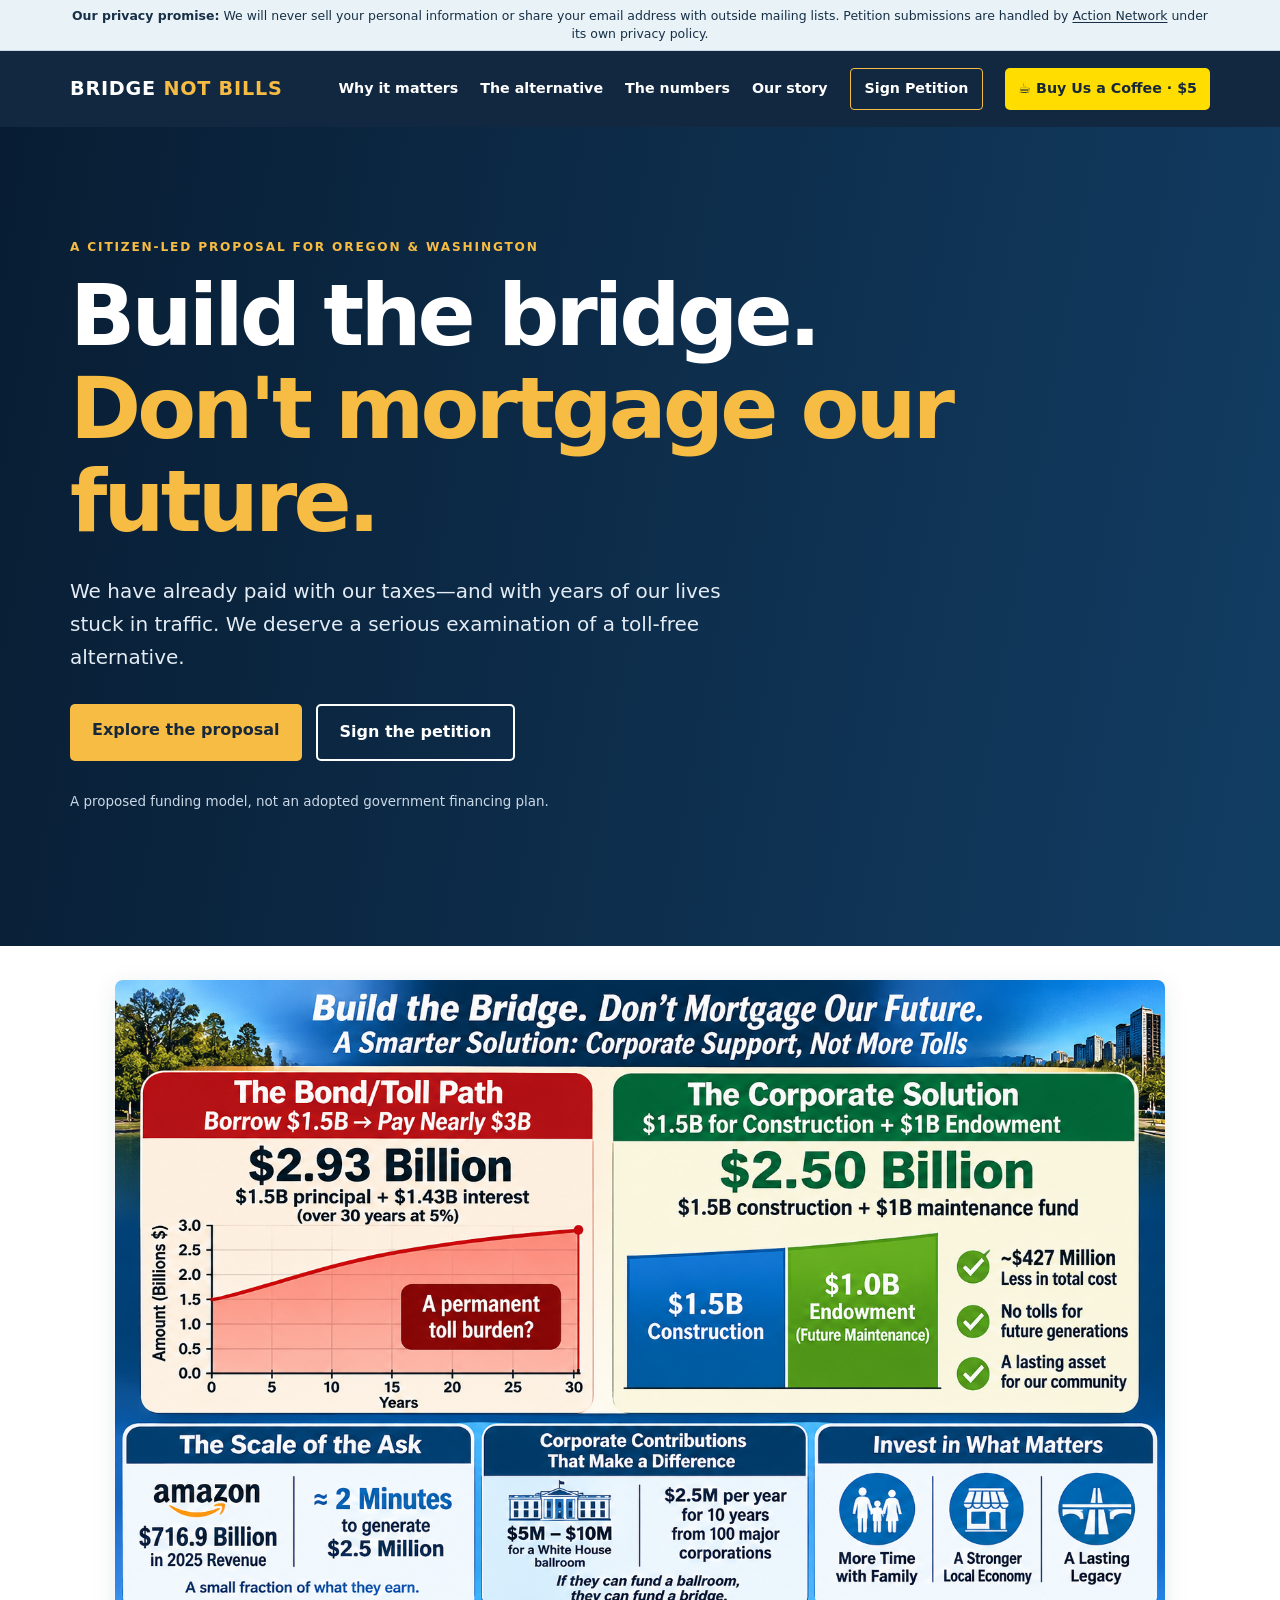
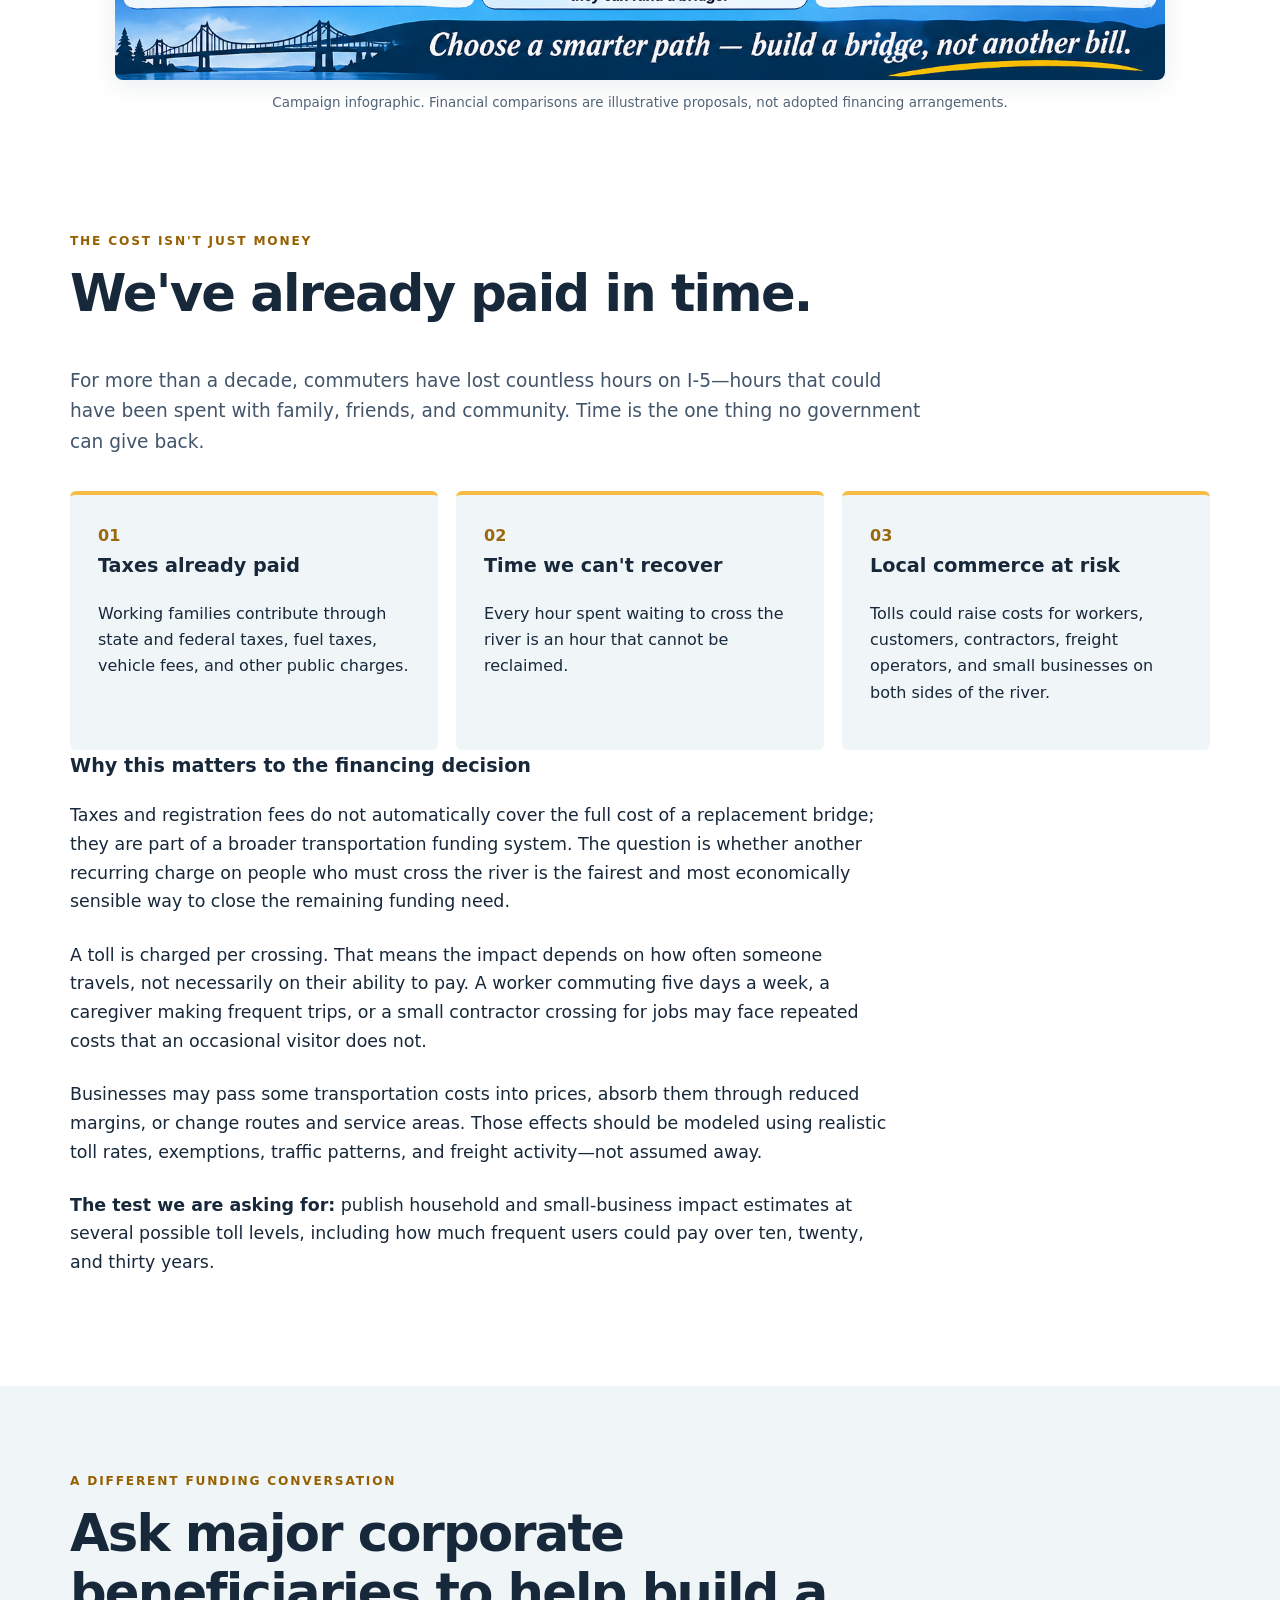
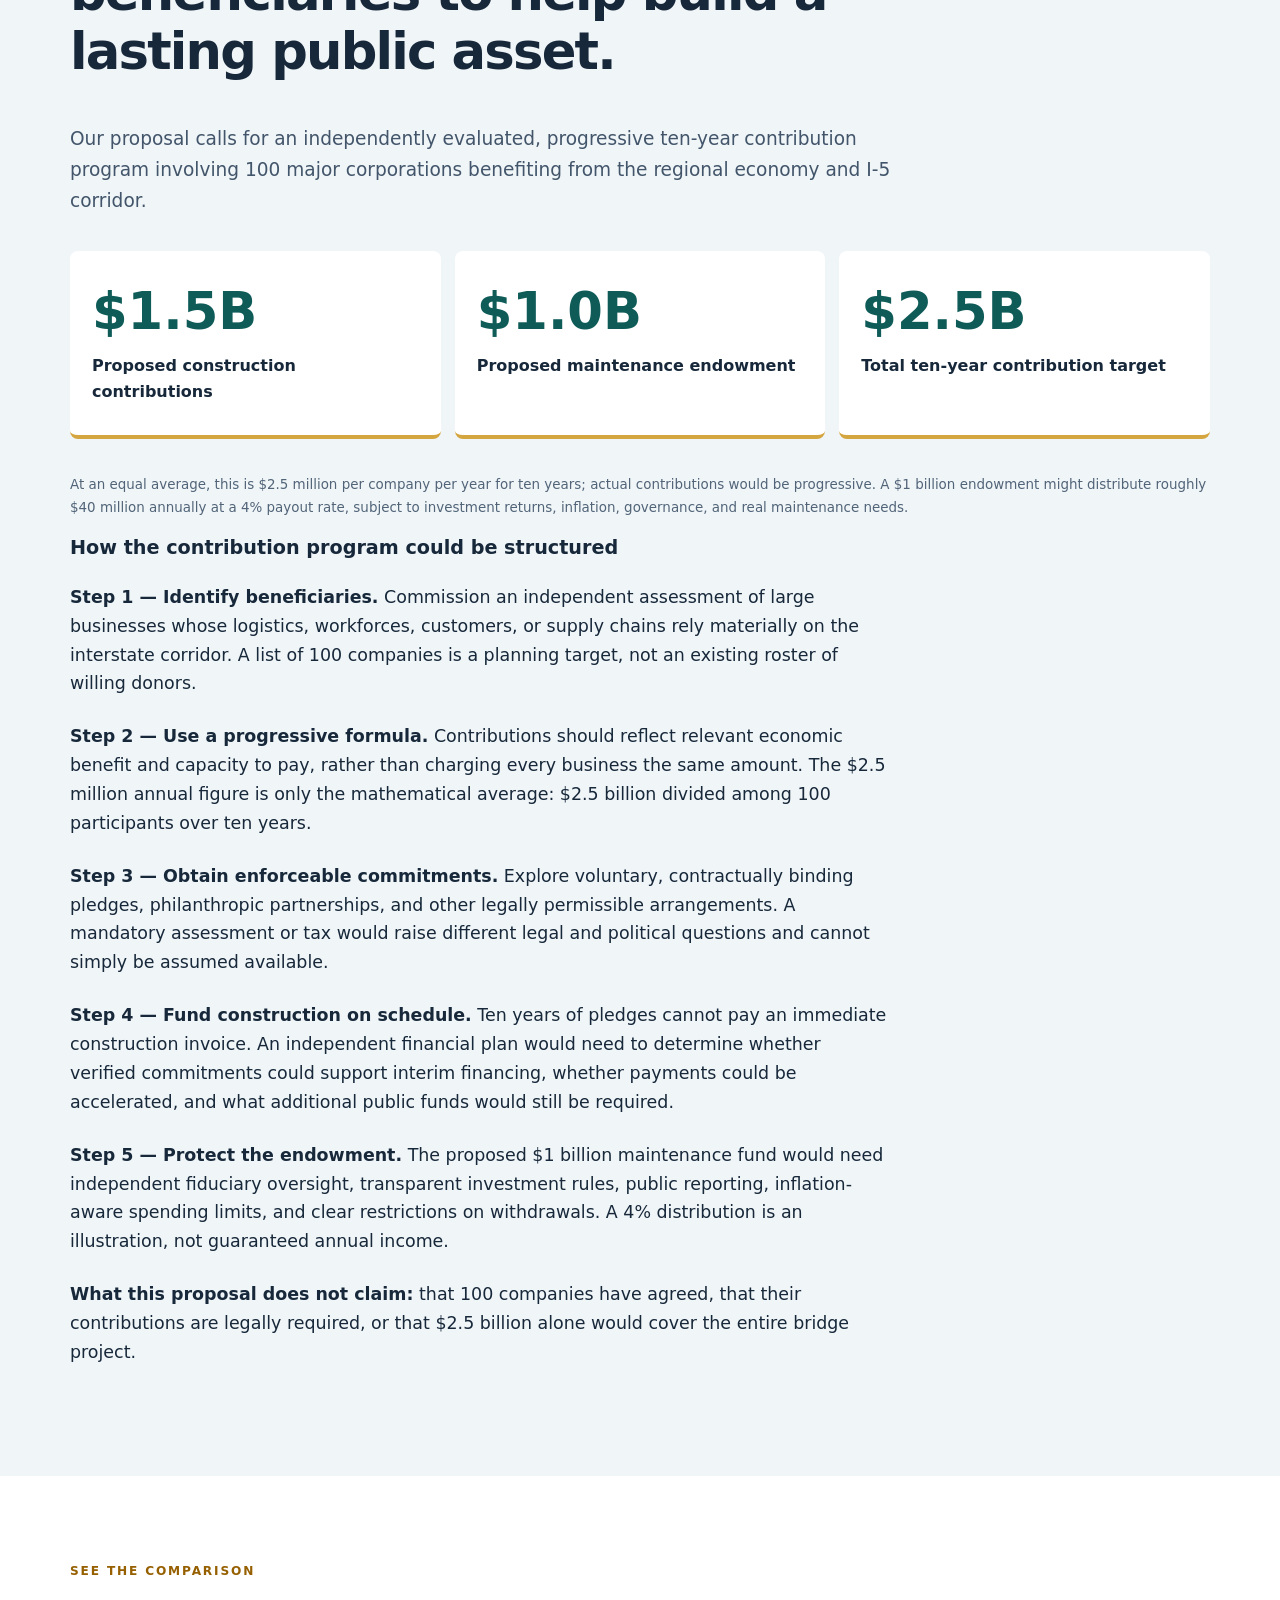
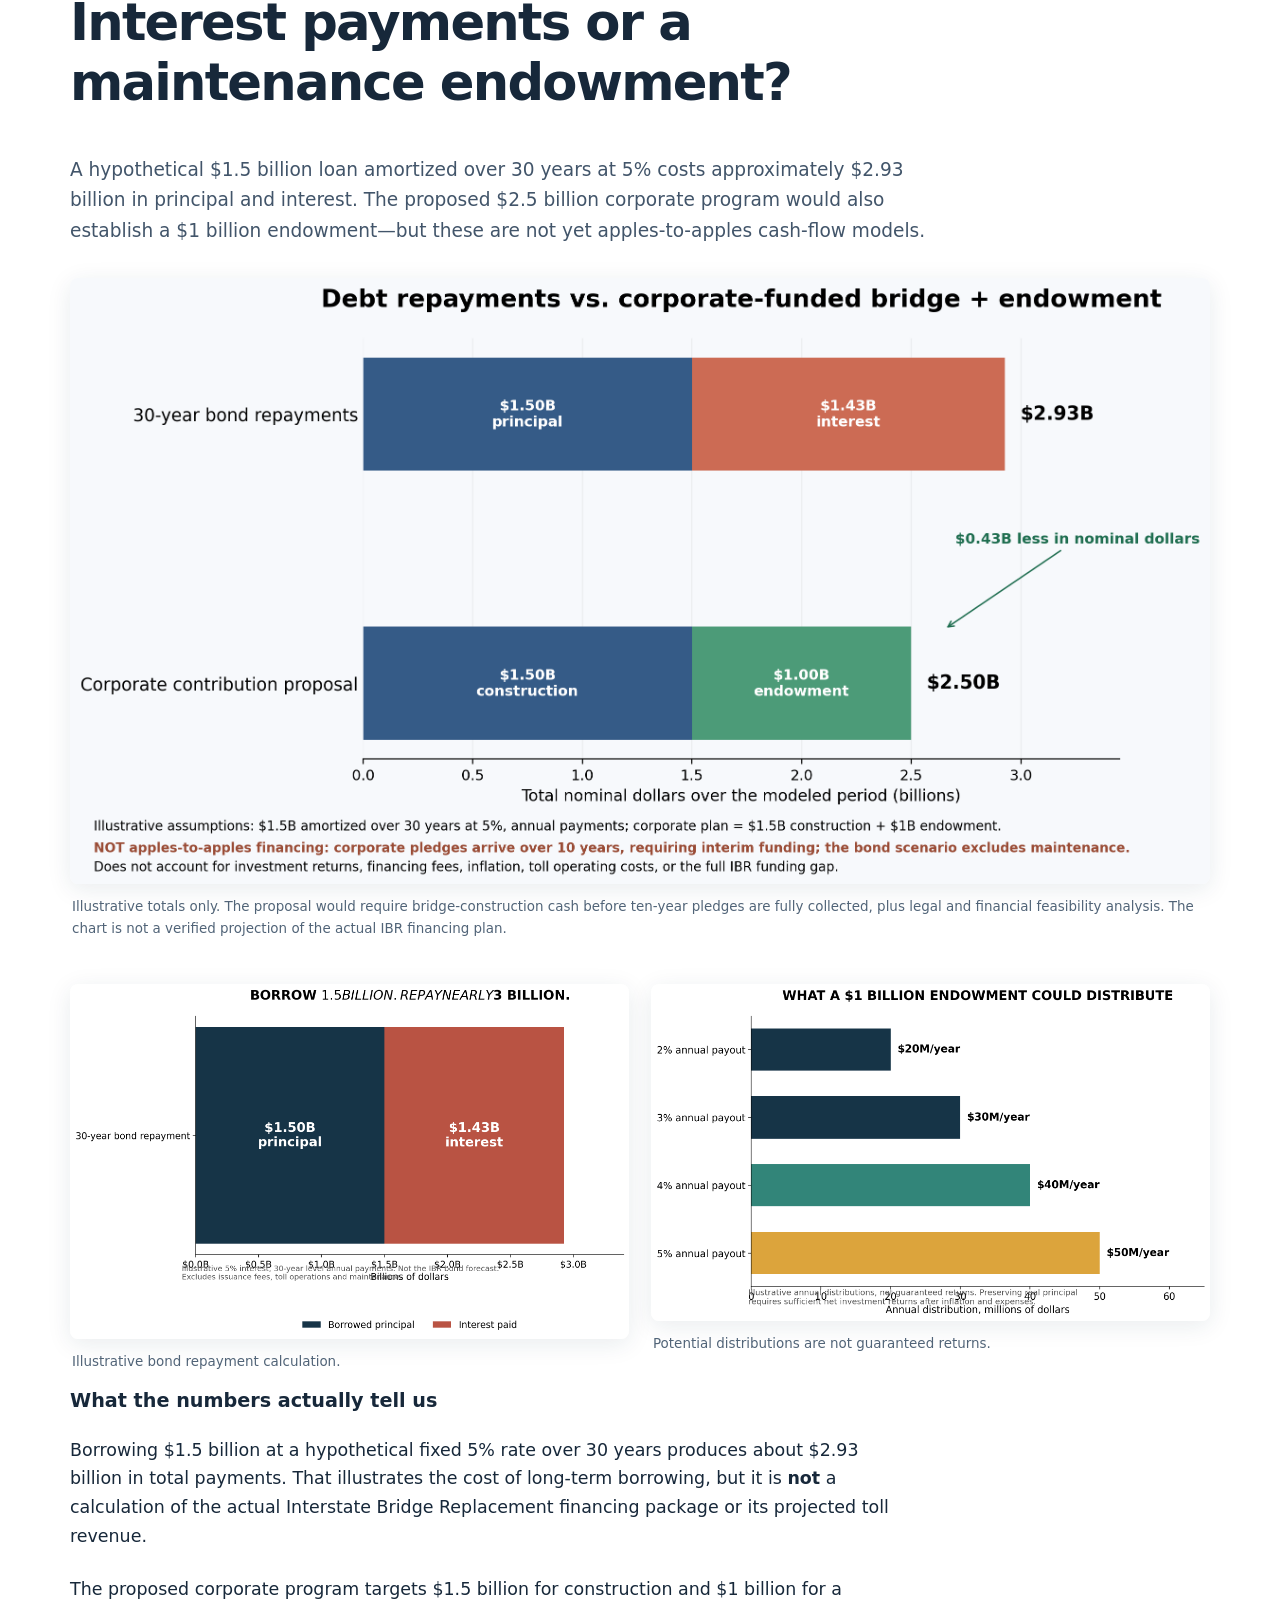
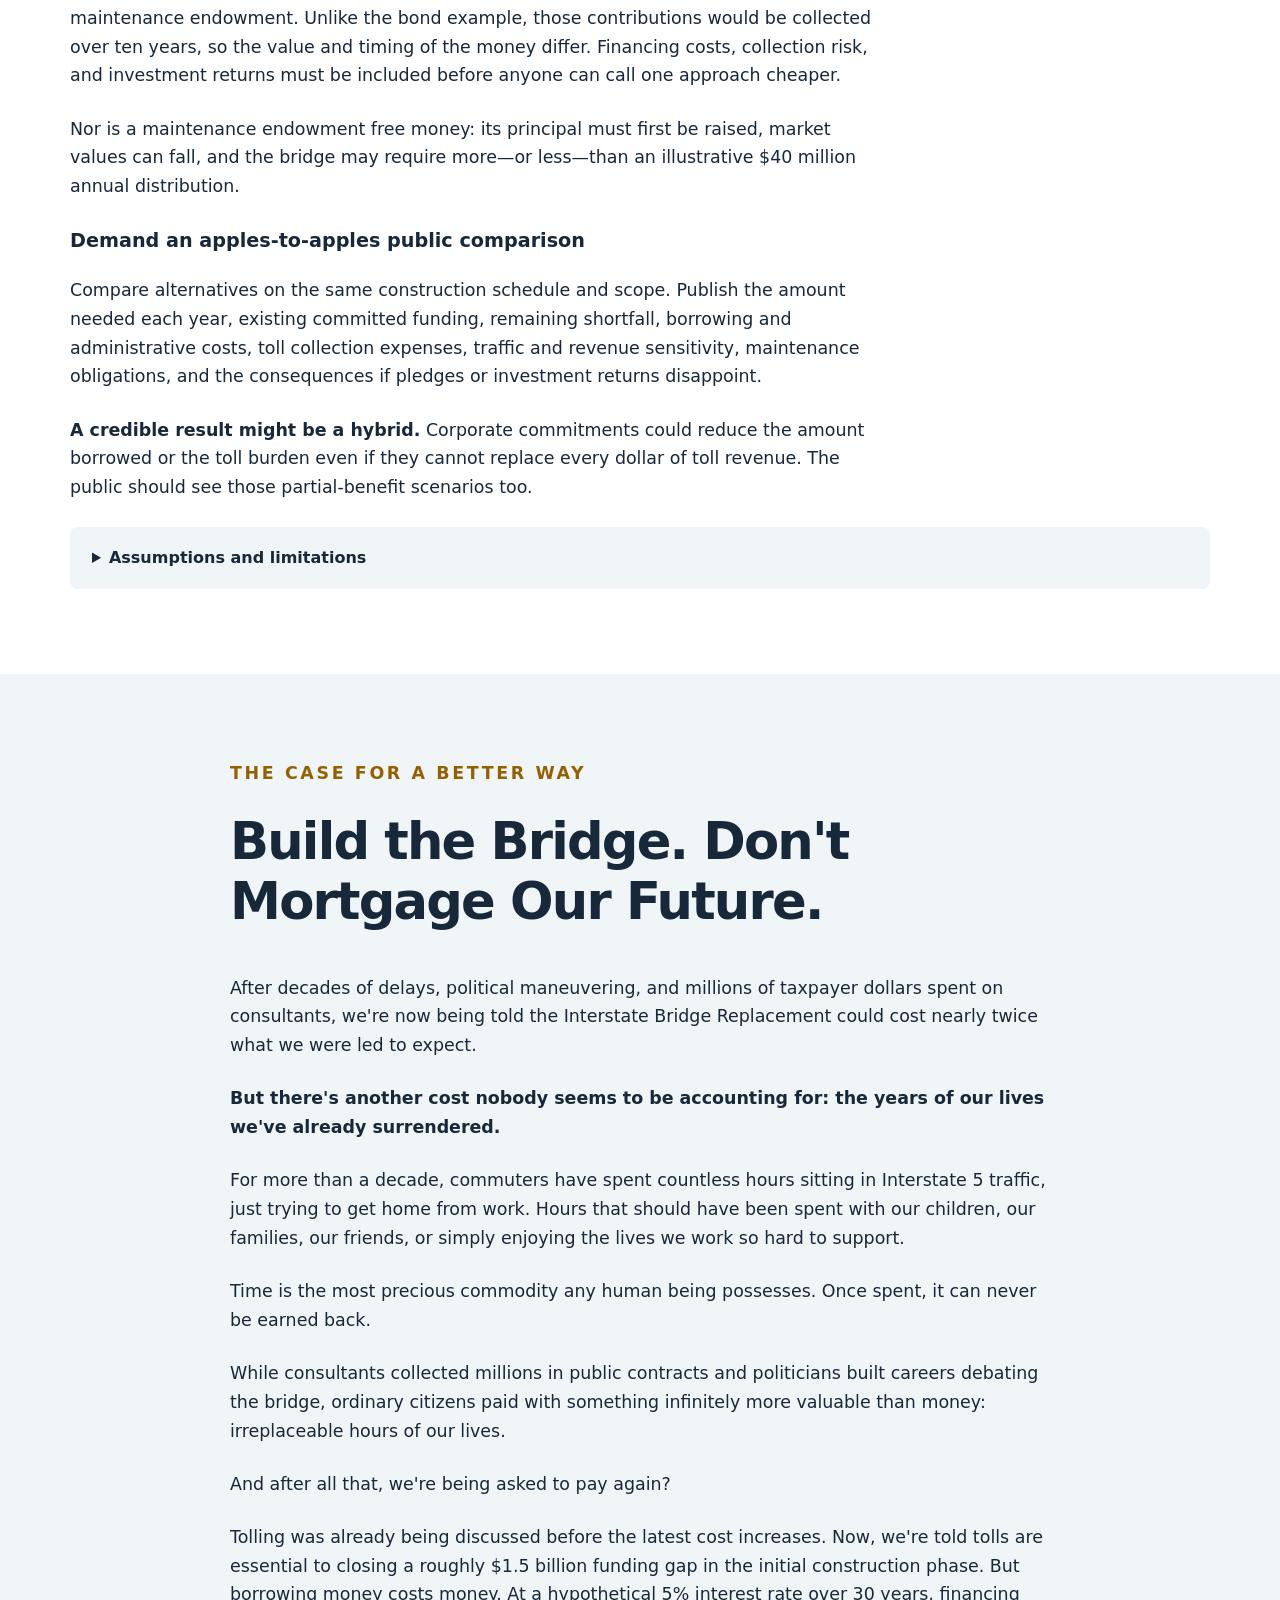
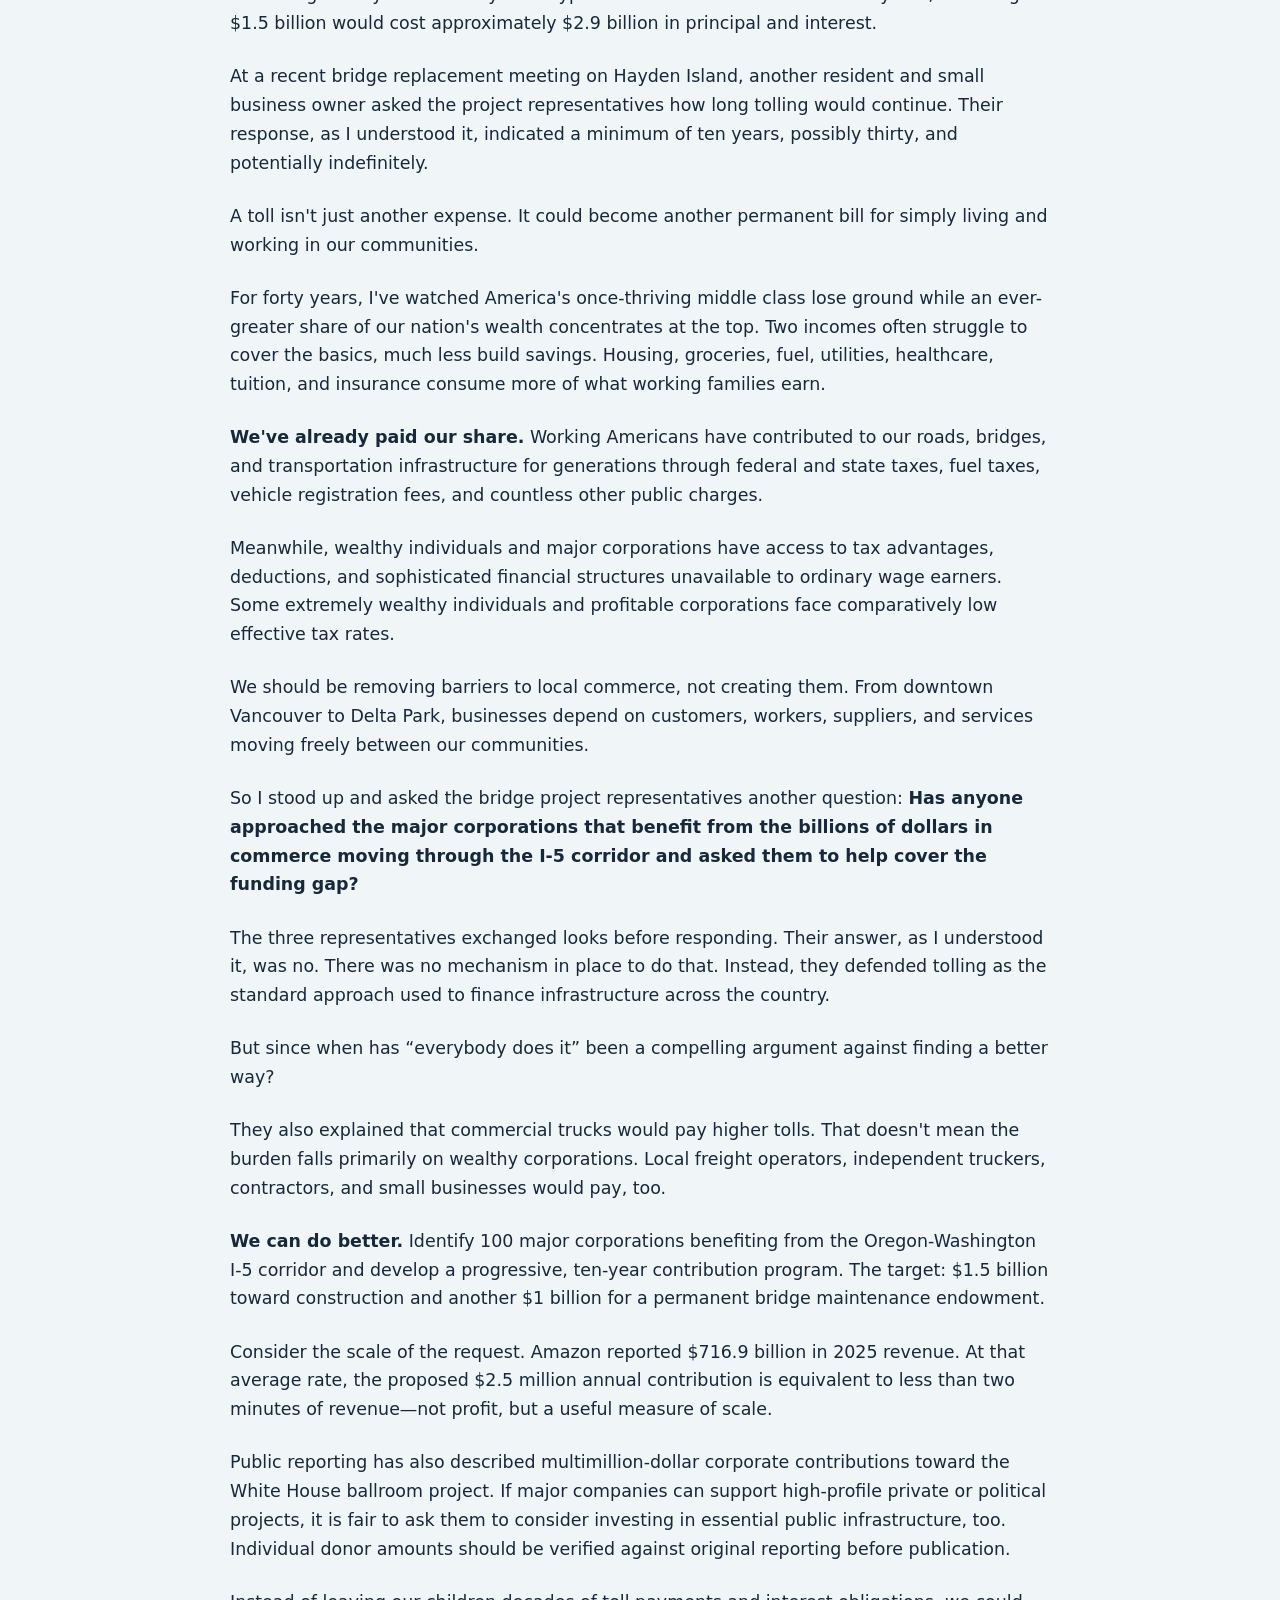
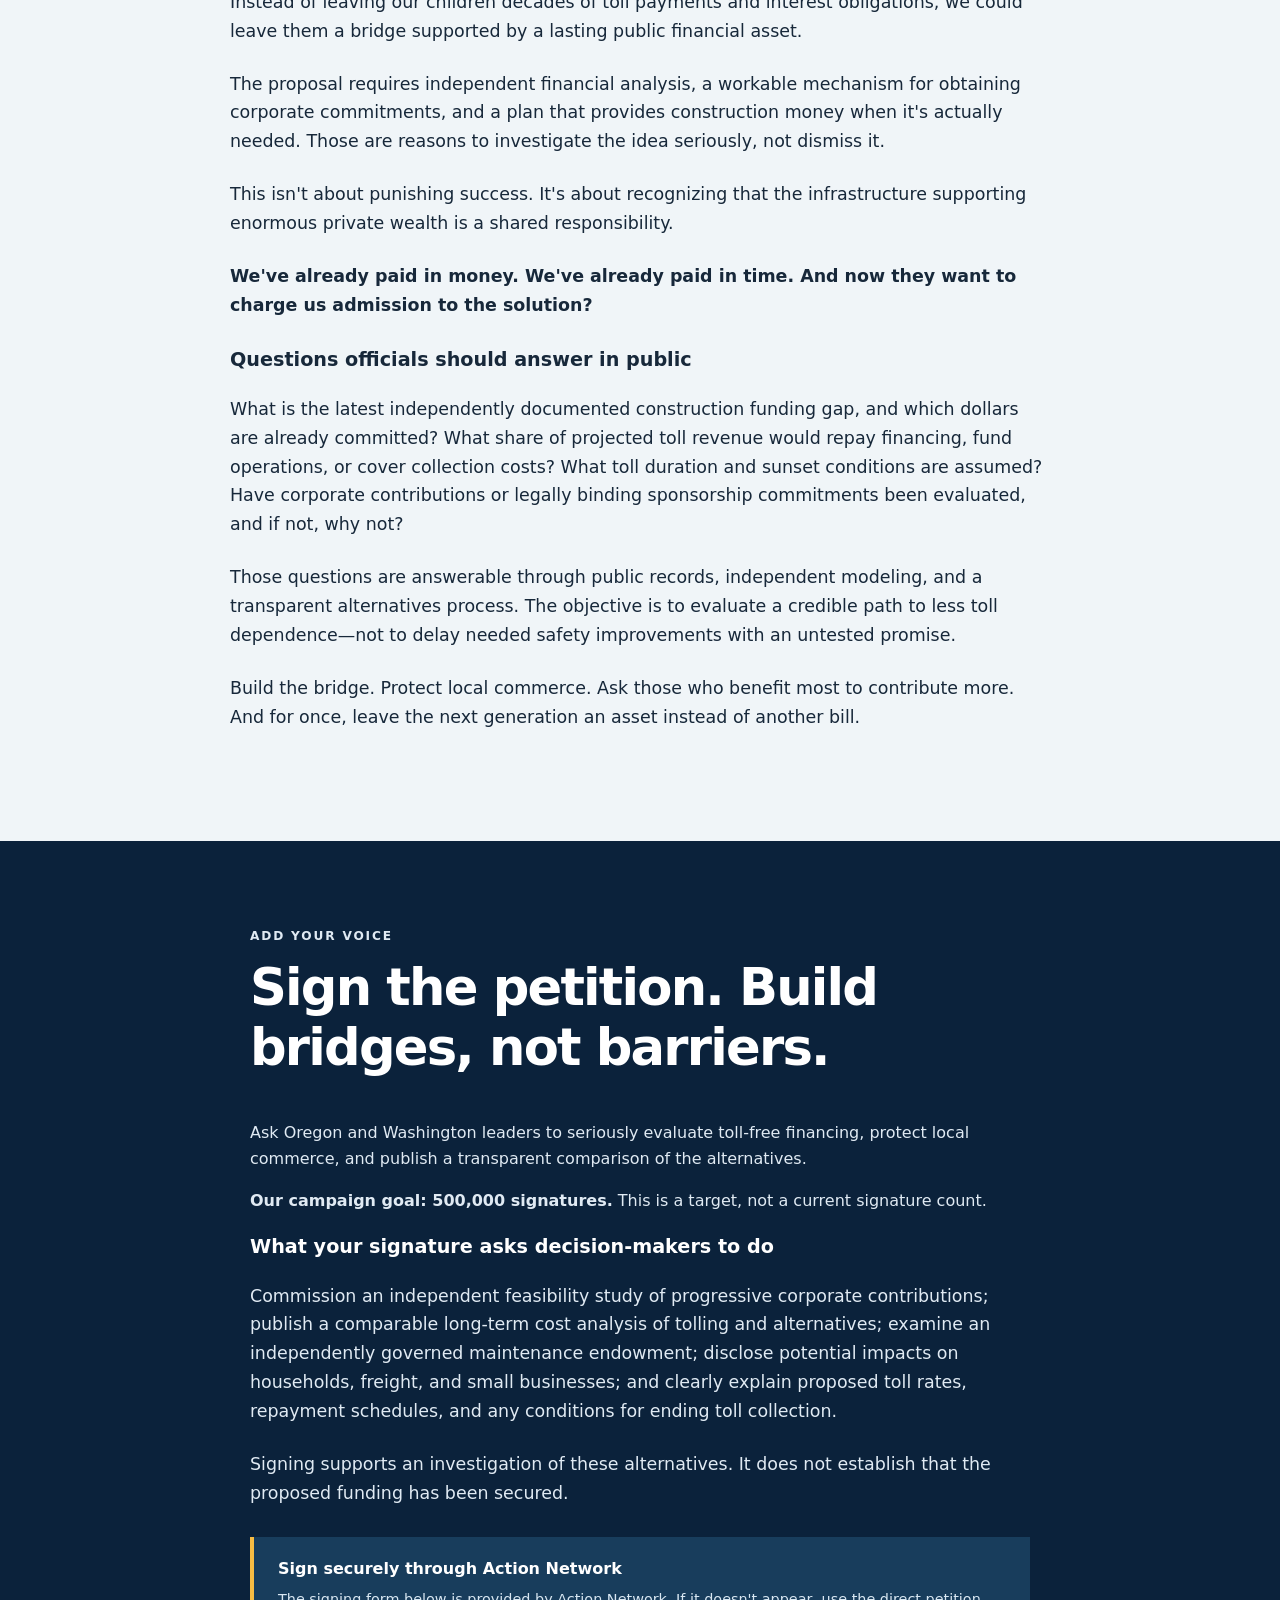
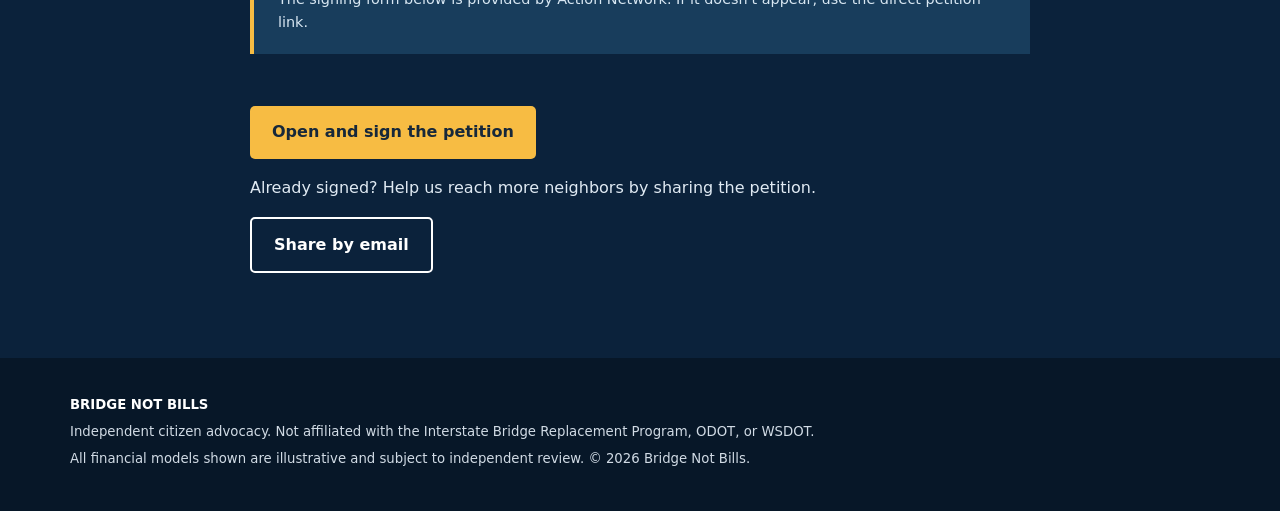
<file: index.html>
<!doctype html>
<html lang="en"><head><meta charset="utf-8"><meta name="viewport" content="width=device-width,initial-scale=1"><title>Build the Bridge. Don't Mortgage Our Future.</title><meta http-equiv="refresh" content="0;url=./bridge_campaign_site/"><link rel="canonical" href="./bridge_campaign_site/"></head><body><p>Opening the campaign website… <a href="./bridge_campaign_site/">Continue to the website</a>.</p><script>location.replace('./bridge_campaign_site/');</script></body></html>
</file>
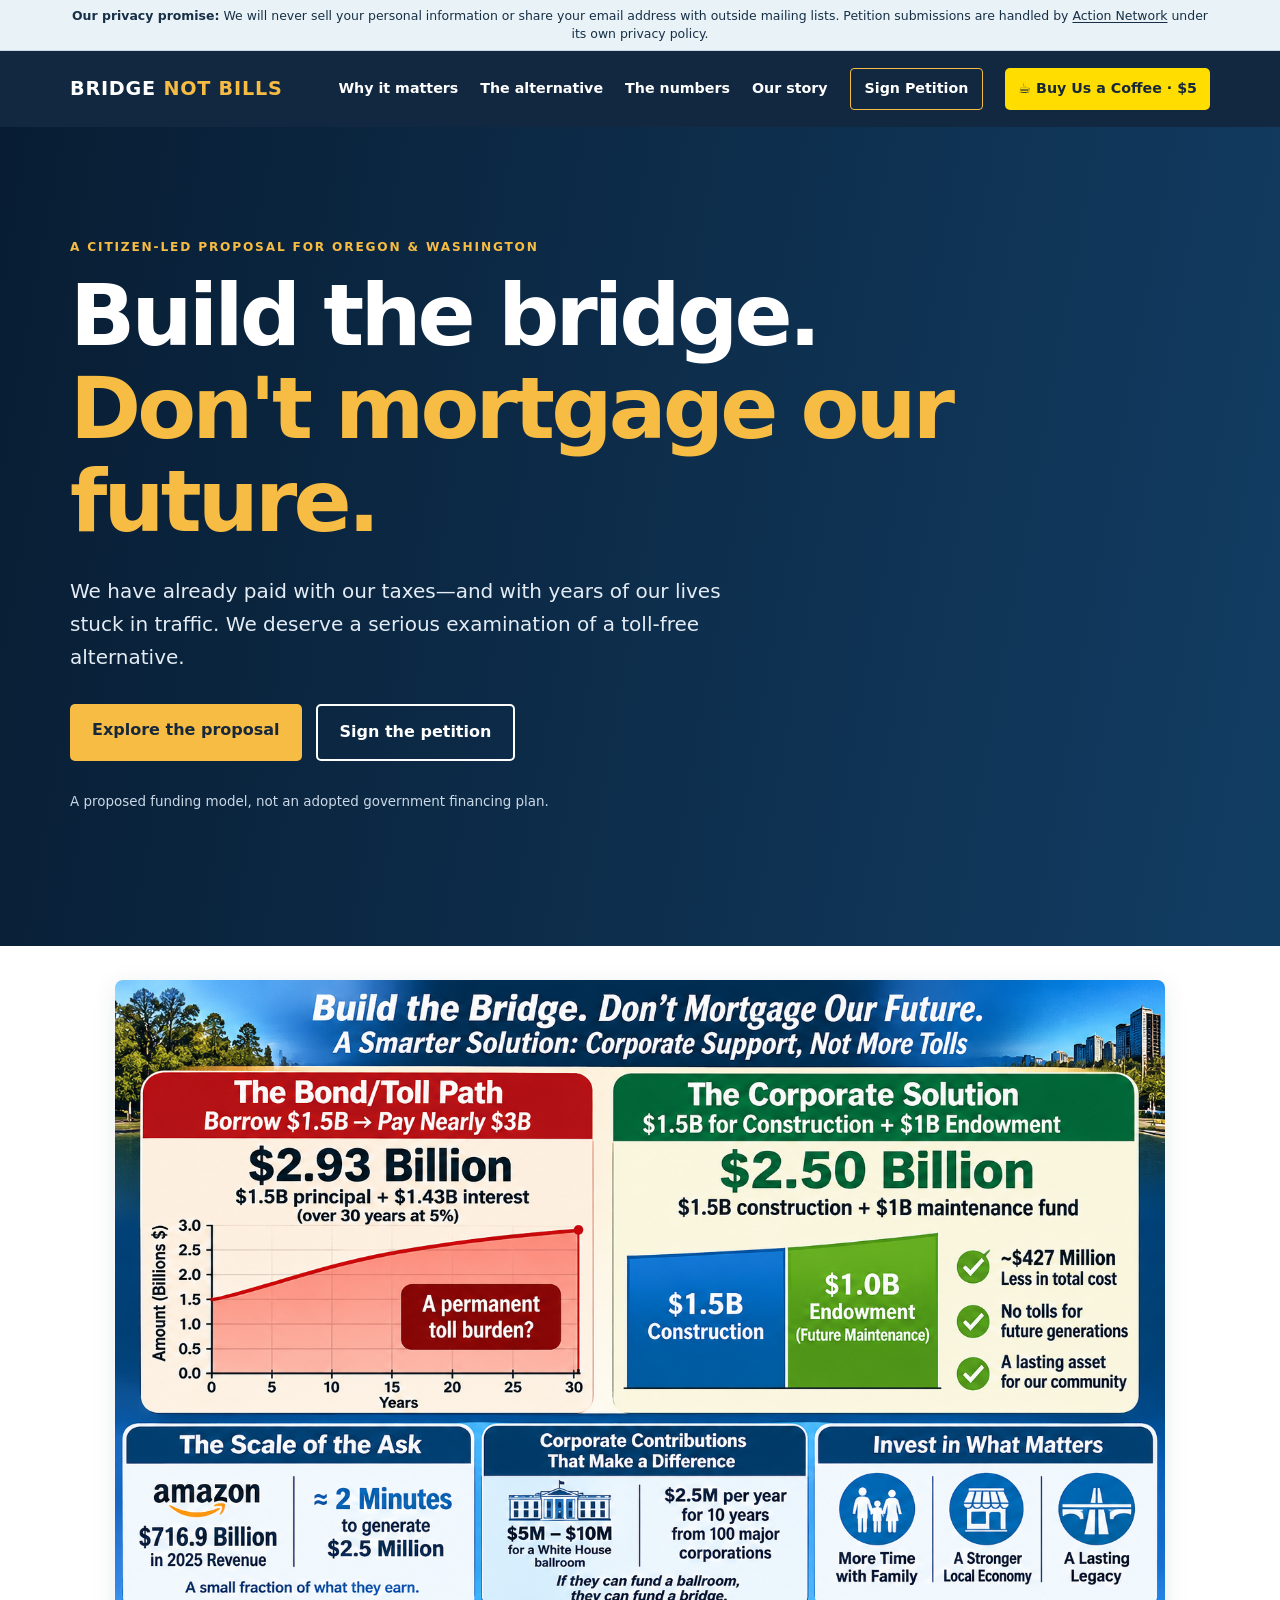
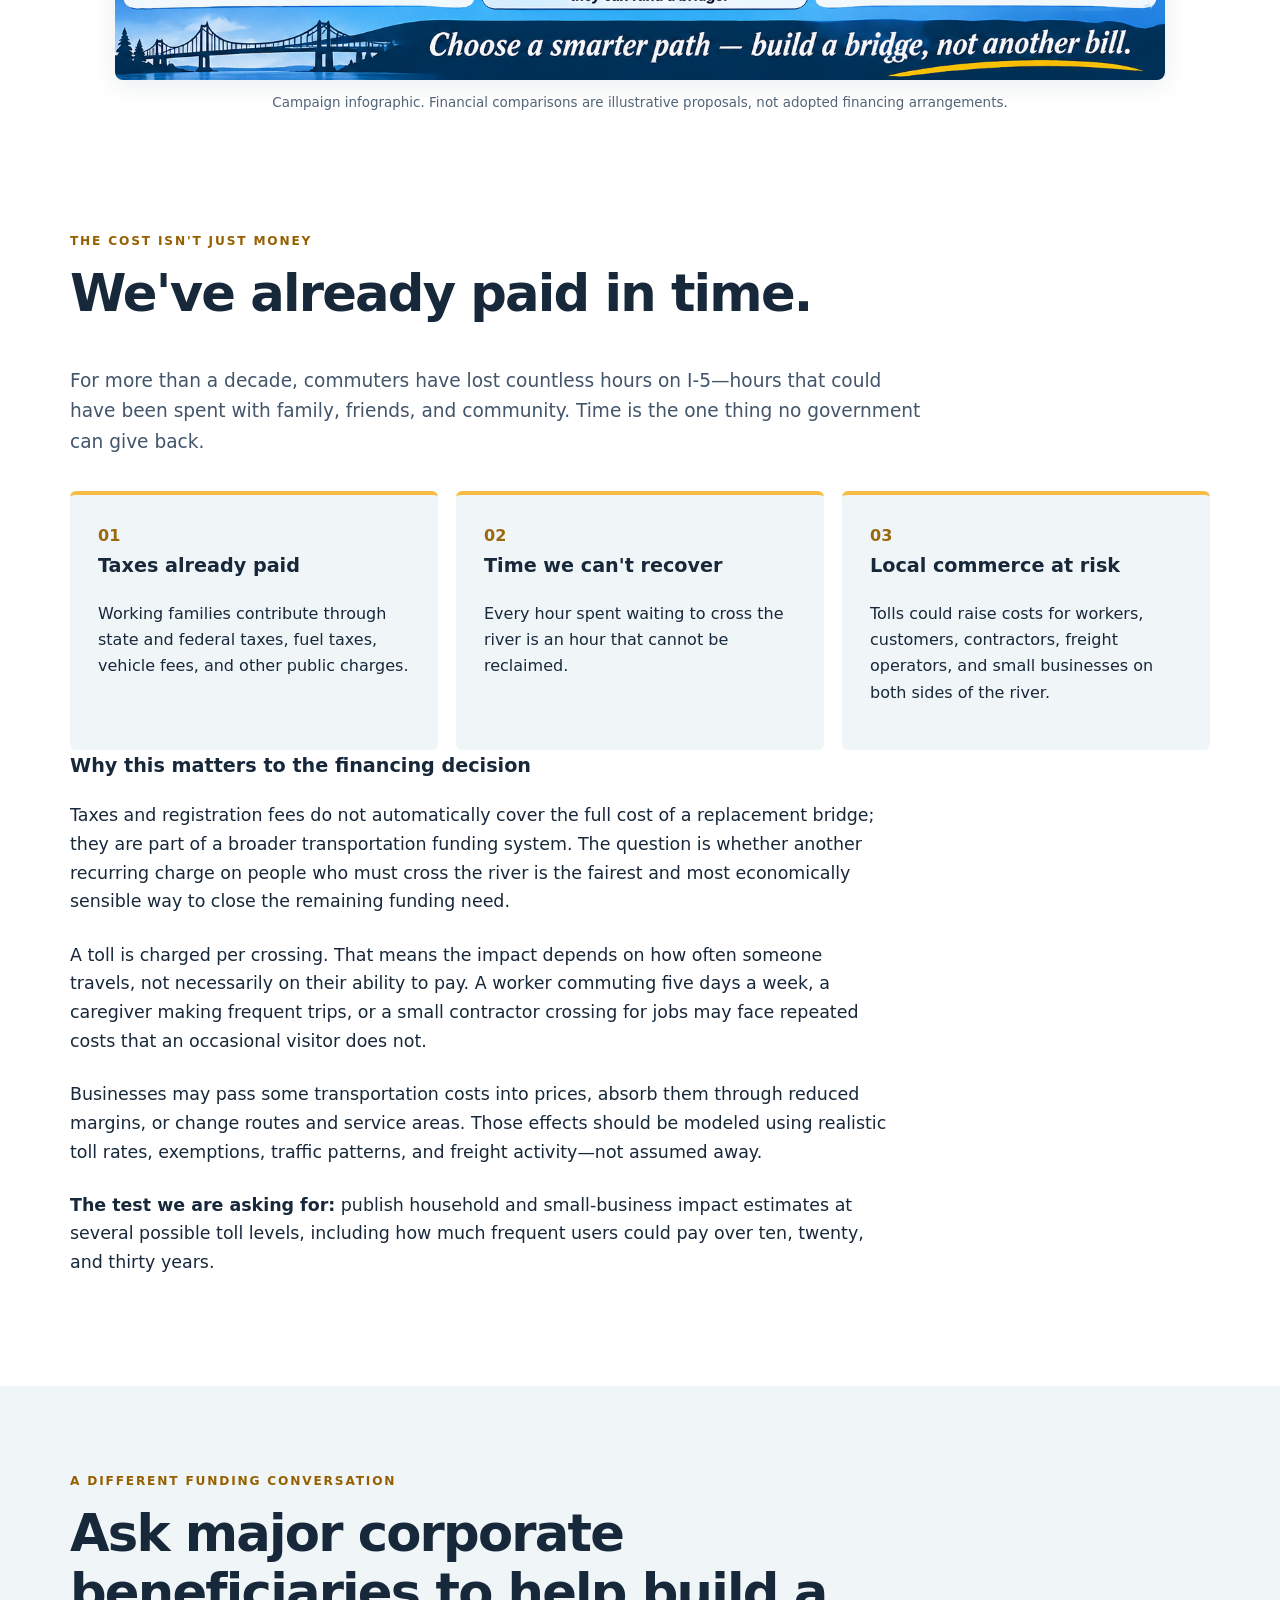
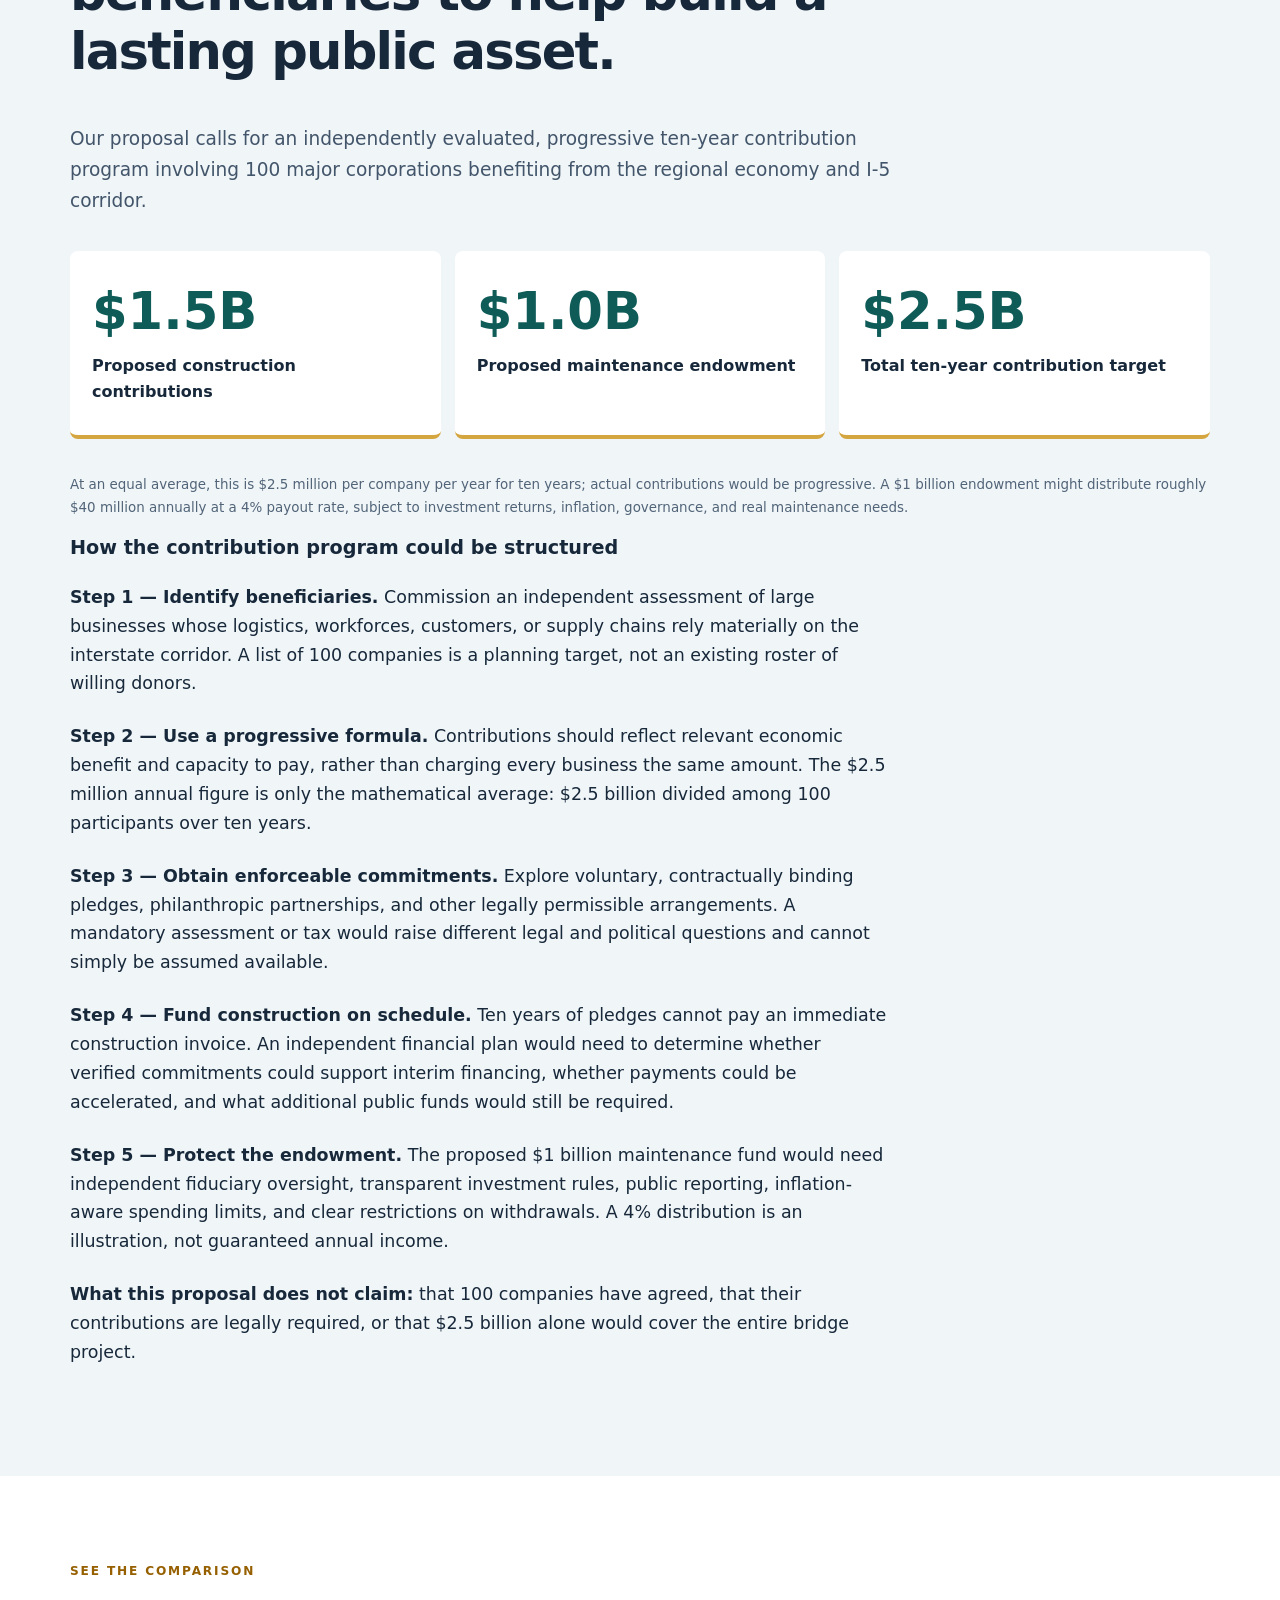
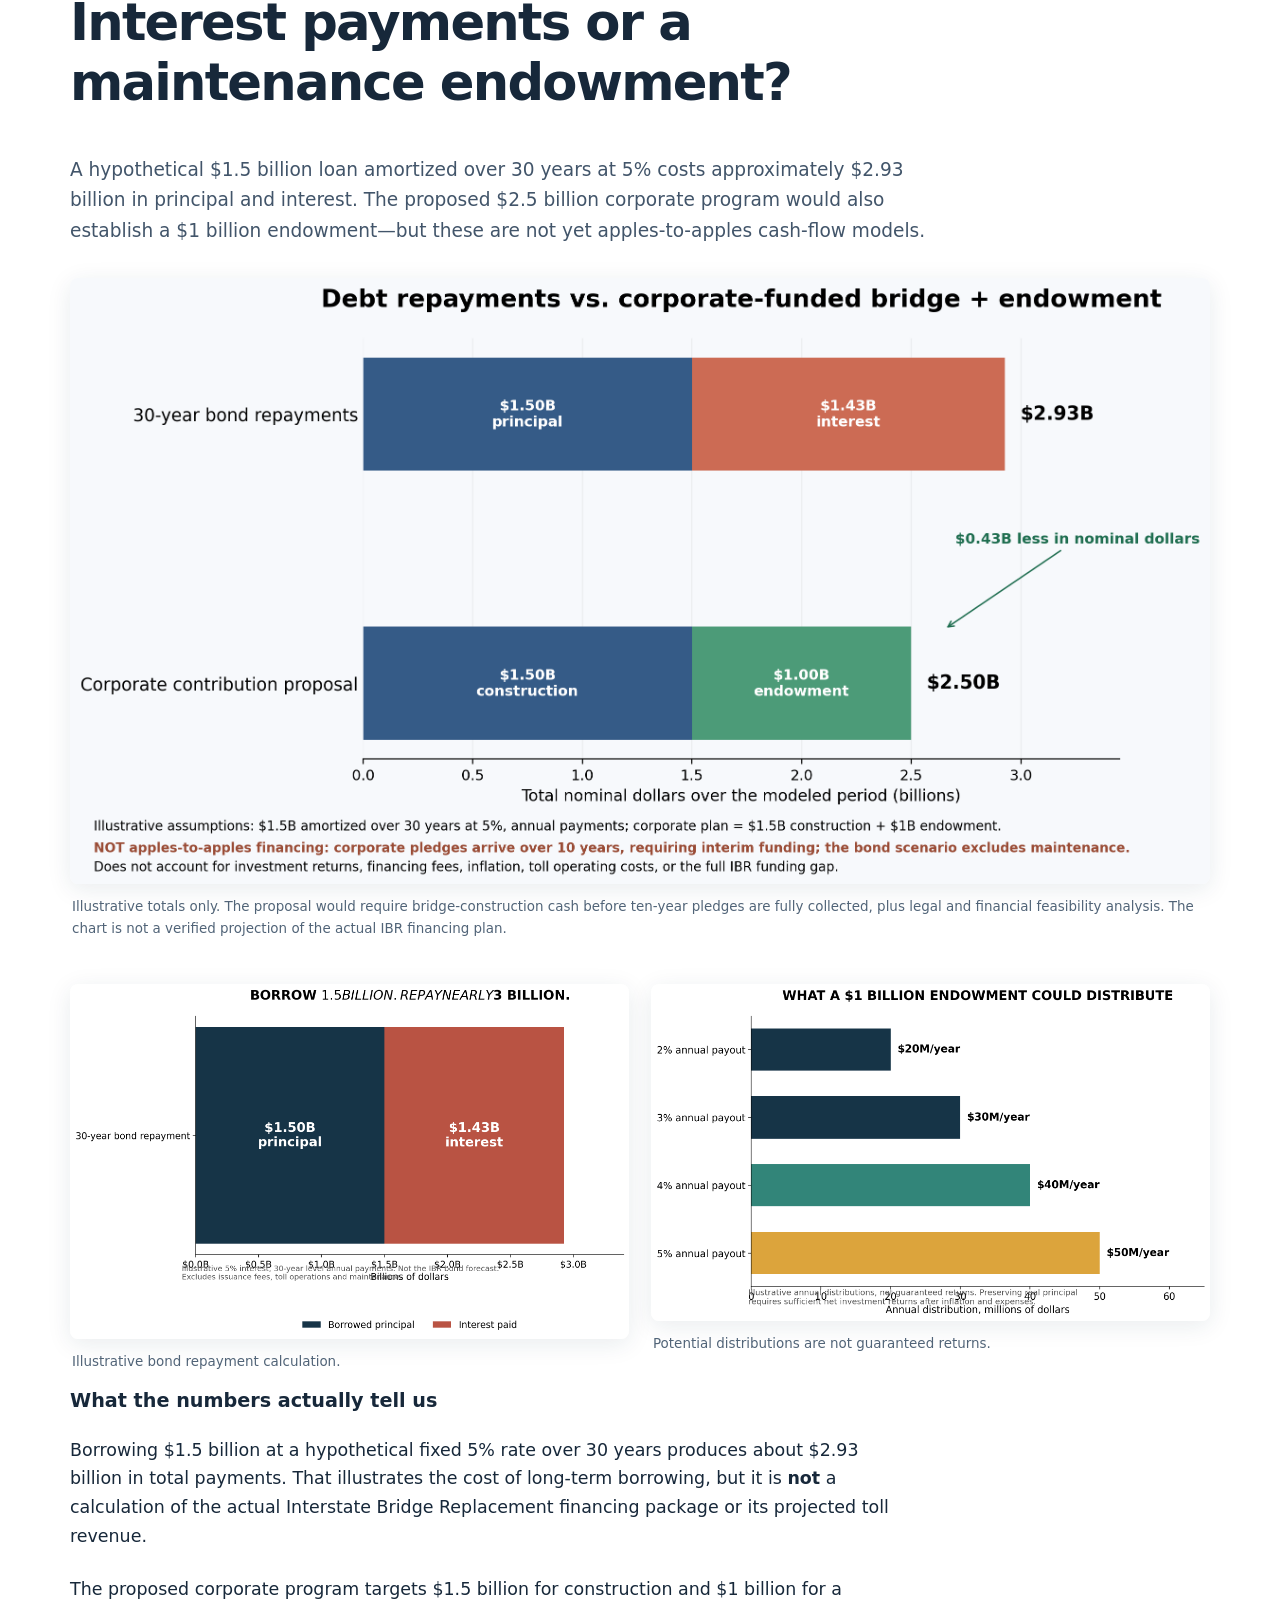
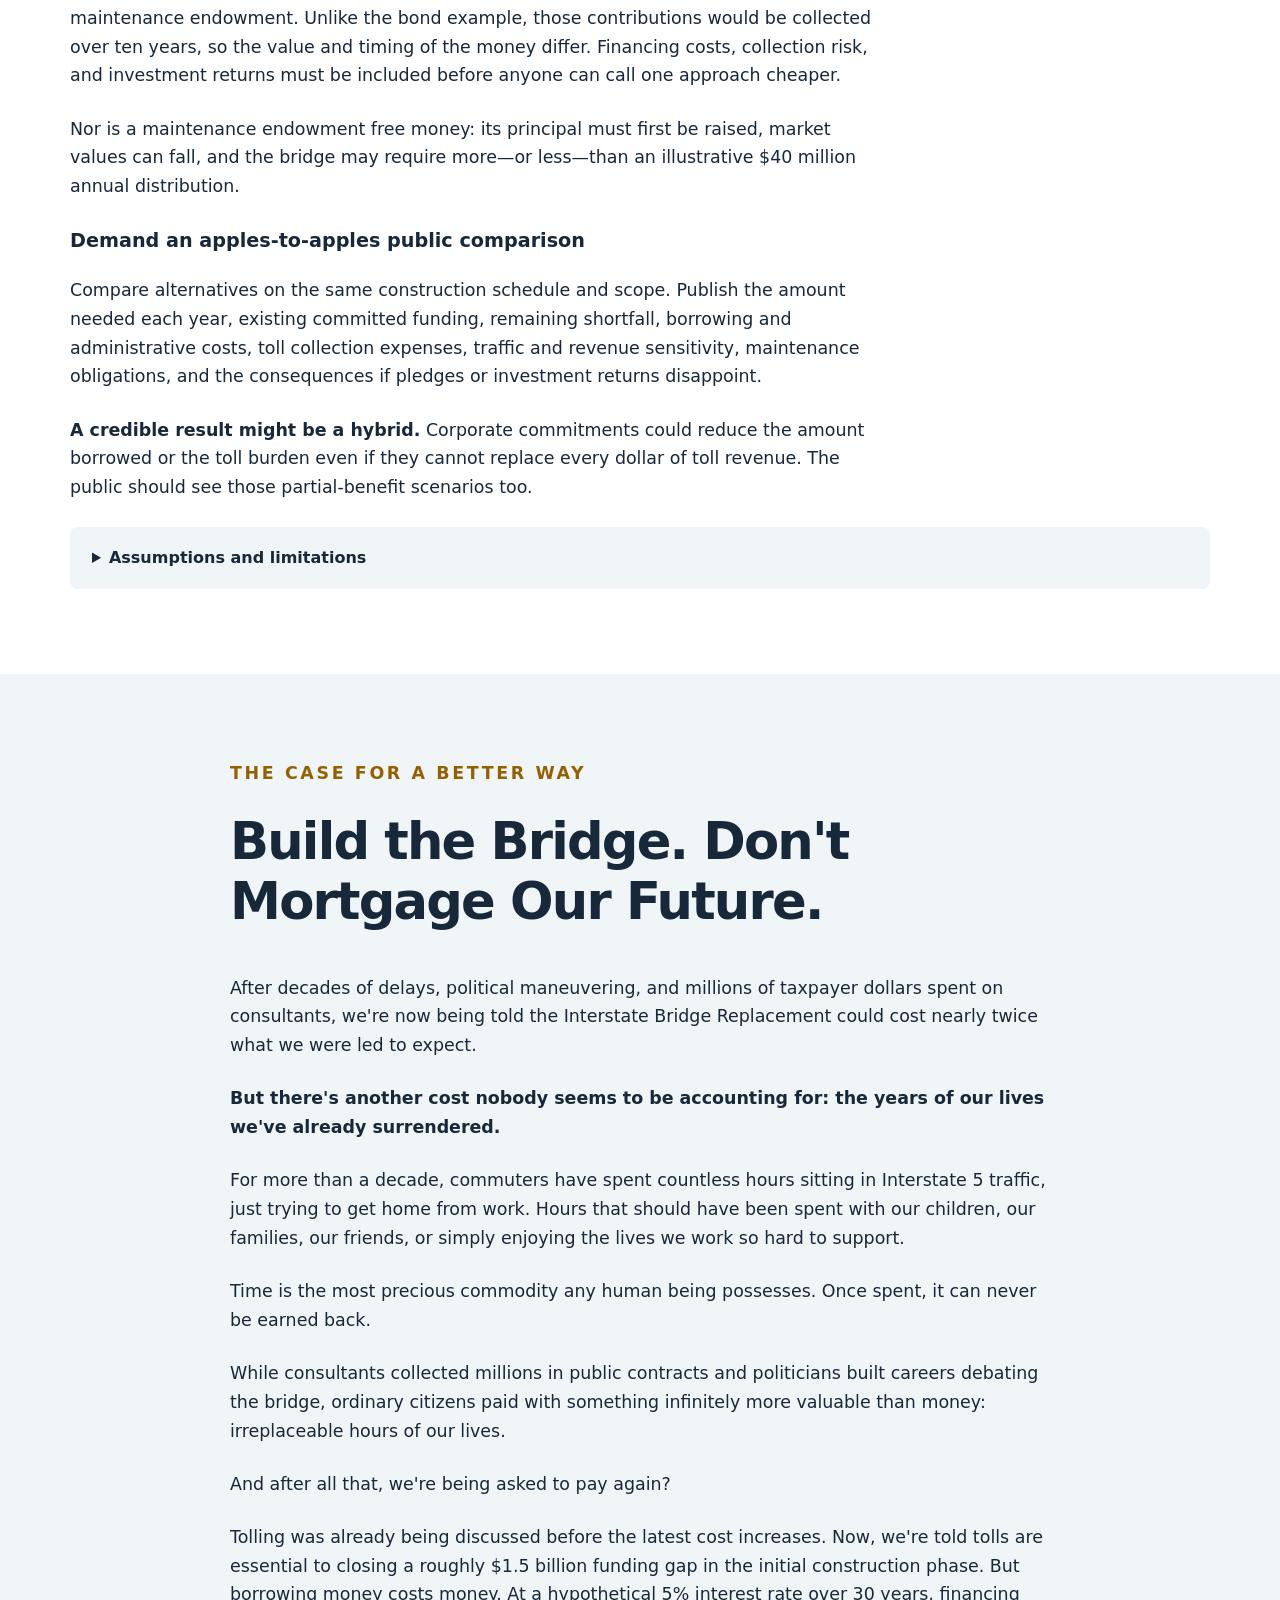
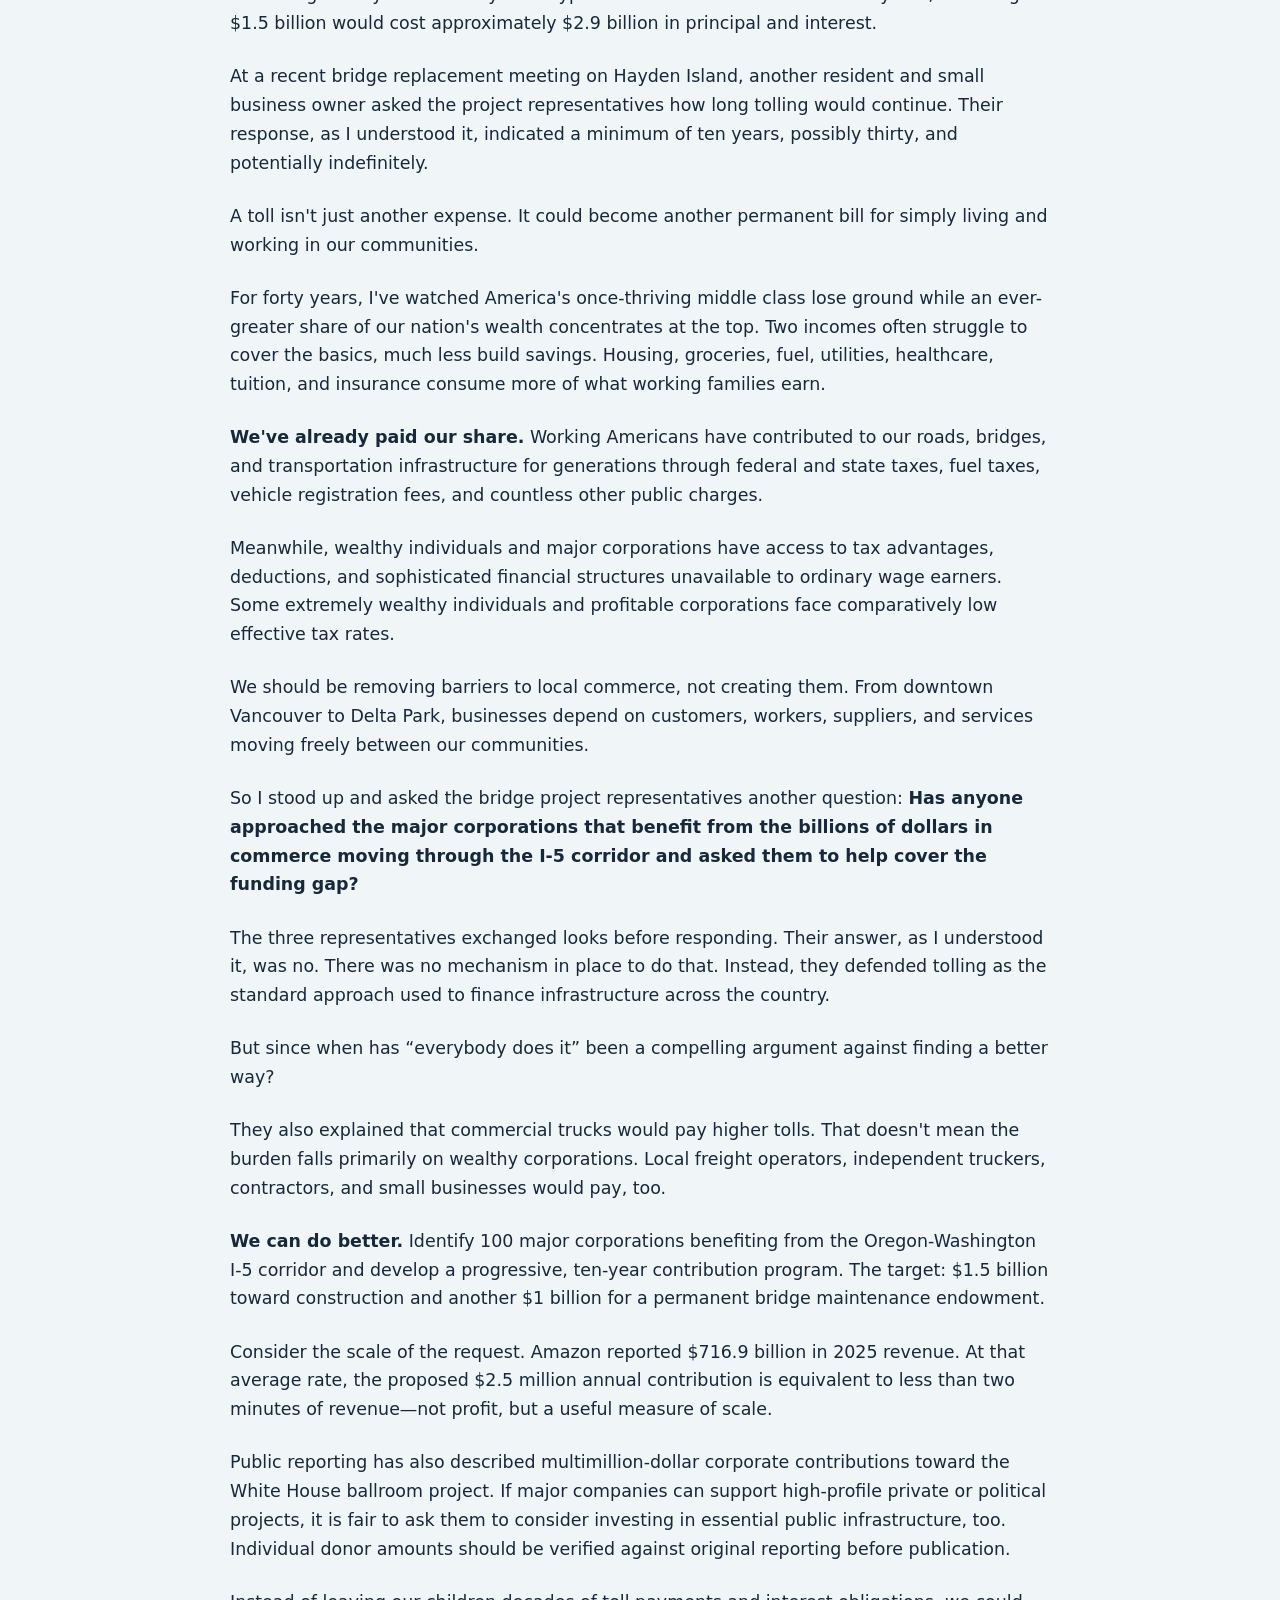
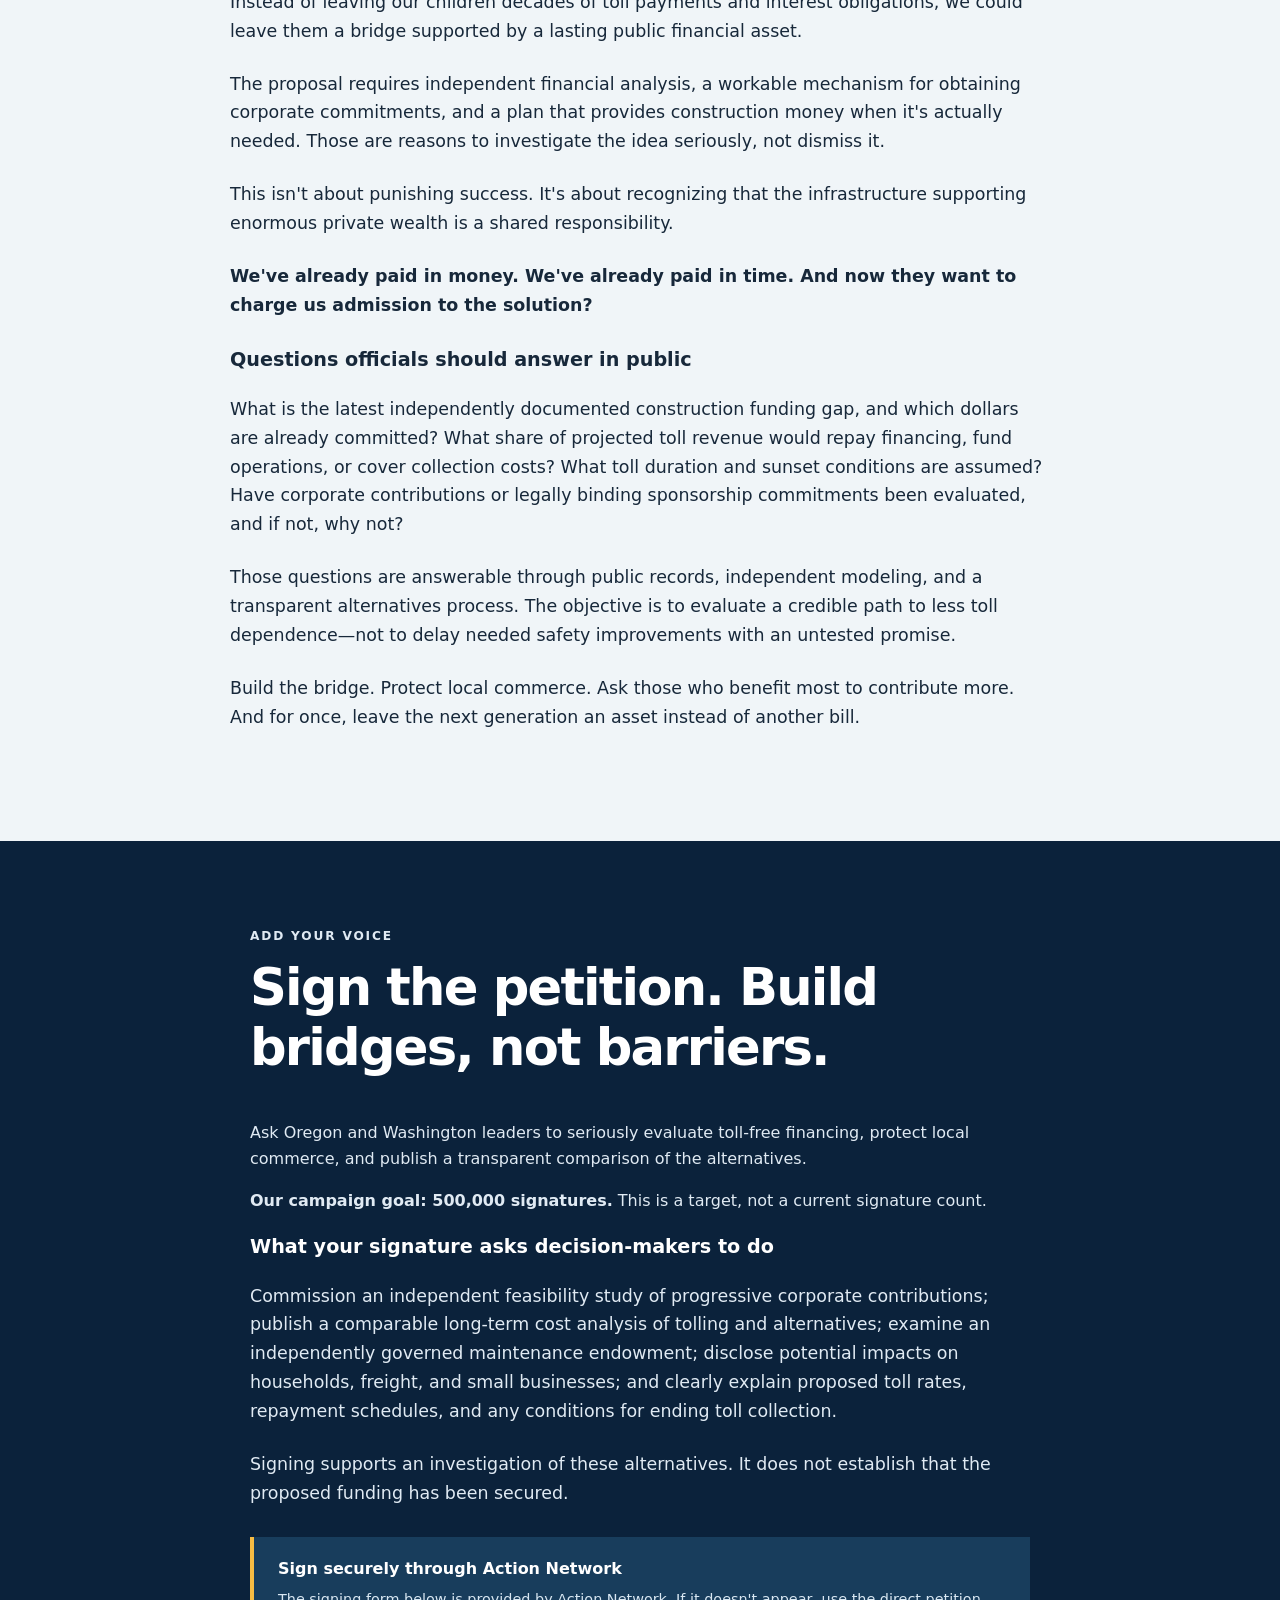
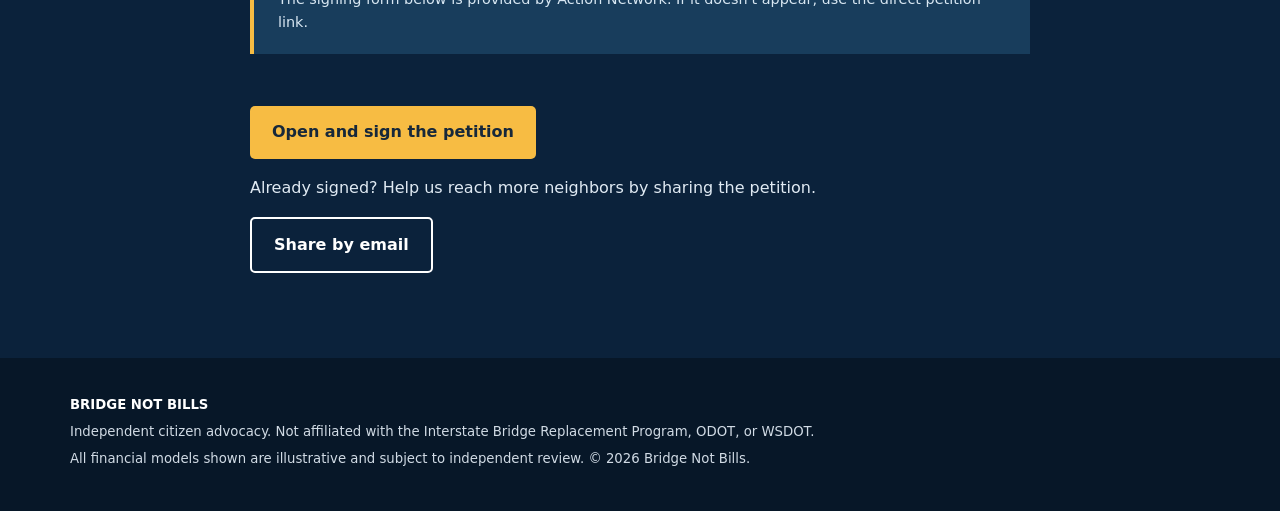
<file: bridge_campaign_site/index.html>
<!doctype html>
<html lang="en"><head><meta charset="utf-8"><meta name="viewport" content="width=device-width,initial-scale=1"><meta name="description" content="A citizen-led proposal for a toll-free Interstate Bridge Replacement supported by corporate contributions and a permanent maintenance endowment."><title>Build the Bridge. Don't Mortgage Our Future.</title><link rel="stylesheet" href="styles.css"></head>
<body><a class="skip" href="#main">Skip to content</a><div class="privacy-banner" role="note"><div class="shell"><strong>Our privacy promise:</strong> We will never sell your personal information or share your email address with outside mailing lists. Petition submissions are handled by <a href="https://actionnetwork.org/privacy" target="_blank" rel="noopener noreferrer">Action Network</a> under its own privacy policy.</div></div><header class="site-header"><div class="shell nav"><a class="brand" href="#top">BRIDGE <span>NOT BILLS</span></a><nav aria-label="Main navigation"><a href="#why">Why it matters</a><a href="#plan">The alternative</a><a href="#numbers">The numbers</a><a href="#story">Our story</a><a class="nav-cta" href="#action">Sign Petition</a><a class="coffee-nav" href="https://buymeacoffee.com/nobridgetoll" target="_blank" rel="noopener noreferrer" aria-label="Buy us a coffee — contribute five dollars">☕ Buy Us a Coffee · $5</a></nav></div></header>
<main id="main"><section class="hero" id="top"><div class="shell hero-inner"><p class="eyebrow">A citizen-led proposal for Oregon & Washington</p><h1>Build the bridge.<br><em>Don't mortgage our future.</em></h1><p class="lede">We have already paid with our taxes—and with years of our lives stuck in traffic. We deserve a serious examination of a toll-free alternative.</p><div class="actions"><a class="button gold" href="#plan">Explore the proposal</a><a class="button outline" href="https://actionnetwork.org/petitions/stop-interstate-bridge-tolls-build-the-bridge-dont-mortgage-our-future" target="_blank" rel="noopener noreferrer">Sign the petition</a></div><p class="hero-note">A proposed funding model, not an adopted government financing plan.</p></div></section>
<section class="hero-graphic-section" aria-label="Campaign financing infographic"><div class="shell"><figure class="hero-graphic"><img src="assets/infographic.png" alt="Campaign infographic comparing illustrative bridge financing approaches and proposed corporate contributions" loading="eager"><figcaption>Campaign infographic. Financial comparisons are illustrative proposals, not adopted financing arrangements.</figcaption></figure></div></section>
<section class="section" id="why"><div class="shell"><p class="eyebrow dark">The cost isn't just money</p><h2>We've already paid in time.</h2><p class="intro">For more than a decade, commuters have lost countless hours on I-5—hours that could have been spent with family, friends, and community. Time is the one thing no government can give back.</p><div class="cards"><article class="card"><span class="symbol">01</span><h3>Taxes already paid</h3><p>Working families contribute through state and federal taxes, fuel taxes, vehicle fees, and other public charges.</p></article><article class="card"><span class="symbol">02</span><h3>Time we can't recover</h3><p>Every hour spent waiting to cross the river is an hour that cannot be reclaimed.</p></article><article class="card"><span class="symbol">03</span><h3>Local commerce at risk</h3><p>Tolls could raise costs for workers, customers, contractors, freight operators, and small businesses on both sides of the river.</p></article></div><div class="reading explainer"><h3>Why this matters to the financing decision</h3><p>Taxes and registration fees do not automatically cover the full cost of a replacement bridge; they are part of a broader transportation funding system. The question is whether another recurring charge on people who must cross the river is the fairest and most economically sensible way to close the remaining funding need.</p><p>A toll is charged per crossing. That means the impact depends on how often someone travels, not necessarily on their ability to pay. A worker commuting five days a week, a caregiver making frequent trips, or a small contractor crossing for jobs may face repeated costs that an occasional visitor does not.</p><p>Businesses may pass some transportation costs into prices, absorb them through reduced margins, or change routes and service areas. Those effects should be modeled using realistic toll rates, exemptions, traffic patterns, and freight activity—not assumed away.</p><p><strong>The test we are asking for:</strong> publish household and small-business impact estimates at several possible toll levels, including how much frequent users could pay over ten, twenty, and thirty years.</p></div></div></section>
<section class="section alt" id="plan"><div class="shell"><p class="eyebrow dark">A different funding conversation</p><h2>Ask major corporate beneficiaries to help build a lasting public asset.</h2><p class="intro">Our proposal calls for an independently evaluated, progressive ten-year contribution program involving 100 major corporations benefiting from the regional economy and I-5 corridor.</p><div class="stat-grid"><div class="stat"><strong>$1.5B</strong><span>Proposed construction contributions</span></div><div class="stat"><strong>$1.0B</strong><span>Proposed maintenance endowment</span></div><div class="stat"><strong>$2.5B</strong><span>Total ten-year contribution target</span></div></div><p class="fine">At an equal average, this is $2.5 million per company per year for ten years; actual contributions would be progressive. A $1 billion endowment might distribute roughly $40 million annually at a 4% payout rate, subject to investment returns, inflation, governance, and real maintenance needs.</p><div class="reading explainer"><h3>How the contribution program could be structured</h3><p><strong>Step 1 — Identify beneficiaries.</strong> Commission an independent assessment of large businesses whose logistics, workforces, customers, or supply chains rely materially on the interstate corridor. A list of 100 companies is a planning target, not an existing roster of willing donors.</p><p><strong>Step 2 — Use a progressive formula.</strong> Contributions should reflect relevant economic benefit and capacity to pay, rather than charging every business the same amount. The $2.5 million annual figure is only the mathematical average: $2.5 billion divided among 100 participants over ten years.</p><p><strong>Step 3 — Obtain enforceable commitments.</strong> Explore voluntary, contractually binding pledges, philanthropic partnerships, and other legally permissible arrangements. A mandatory assessment or tax would raise different legal and political questions and cannot simply be assumed available.</p><p><strong>Step 4 — Fund construction on schedule.</strong> Ten years of pledges cannot pay an immediate construction invoice. An independent financial plan would need to determine whether verified commitments could support interim financing, whether payments could be accelerated, and what additional public funds would still be required.</p><p><strong>Step 5 — Protect the endowment.</strong> The proposed $1 billion maintenance fund would need independent fiduciary oversight, transparent investment rules, public reporting, inflation-aware spending limits, and clear restrictions on withdrawals. A 4% distribution is an illustration, not guaranteed annual income.</p><p><strong>What this proposal does not claim:</strong> that 100 companies have agreed, that their contributions are legally required, or that $2.5 billion alone would cover the entire bridge project.</p></div></div></section>
<section class="section" id="numbers"><div class="shell"><p class="eyebrow dark">See the comparison</p><h2>Interest payments or a maintenance endowment?</h2><p class="intro">A hypothetical $1.5 billion loan amortized over 30 years at 5% costs approximately $2.93 billion in principal and interest. The proposed $2.5 billion corporate program would also establish a $1 billion endowment—but these are not yet apples-to-apples cash-flow models.</p><figure class="feature"><img src="assets/06_bond_vs_corporate_direct_comparison.png" alt="Illustrative comparison of $2.93 billion in bond repayments and $2.5 billion in proposed corporate contributions including an endowment" loading="lazy"><figcaption>Illustrative totals only. The proposal would require bridge-construction cash before ten-year pledges are fully collected, plus legal and financial feasibility analysis. The chart is not a verified projection of the actual IBR financing plan.</figcaption></figure><div class="two"><figure><img src="assets/01_bond_interest.png" alt="Hypothetical bond principal and interest over 30 years" loading="lazy"><figcaption>Illustrative bond repayment calculation.</figcaption></figure><figure><img src="assets/03_endowment_income.png" alt="Potential annual maintenance distributions from a billion-dollar endowment" loading="lazy"><figcaption>Potential distributions are not guaranteed returns.</figcaption></figure></div><div class="reading explainer"><h3>What the numbers actually tell us</h3><p>Borrowing $1.5 billion at a hypothetical fixed 5% rate over 30 years produces about $2.93 billion in total payments. That illustrates the cost of long-term borrowing, but it is <strong>not</strong> a calculation of the actual Interstate Bridge Replacement financing package or its projected toll revenue.</p><p>The proposed corporate program targets $1.5 billion for construction and $1 billion for a maintenance endowment. Unlike the bond example, those contributions would be collected over ten years, so the value and timing of the money differ. Financing costs, collection risk, and investment returns must be included before anyone can call one approach cheaper.</p><p>Nor is a maintenance endowment free money: its principal must first be raised, market values can fall, and the bridge may require more—or less—than an illustrative $40 million annual distribution.</p><h3>Demand an apples-to-apples public comparison</h3><p>Compare alternatives on the same construction schedule and scope. Publish the amount needed each year, existing committed funding, remaining shortfall, borrowing and administrative costs, toll collection expenses, traffic and revenue sensitivity, maintenance obligations, and the consequences if pledges or investment returns disappoint.</p><p><strong>A credible result might be a hybrid.</strong> Corporate commitments could reduce the amount borrowed or the toll burden even if they cannot replace every dollar of toll revenue. The public should see those partial-benefit scenarios too.</p></div><details class="method"><summary>Assumptions and limitations</summary><p>Bond example: $1.5B principal, fixed 5% annual rate, 30 annual amortizing payments. Corporate proposal: $1.5B construction funding plus $1B endowment from ten-year pledges. A credible comparison must also model timing of construction outlays, bridge financing, actual toll-backed debt, maintenance, investment volatility, inflation, collection costs, and legal feasibility. The proposed figures do not establish that all actual IBR funding gaps would be closed or tolls eliminated.</p></details></div></section>
<section class="section alt" id="story"><div class="shell reading"><p class="eyebrow dark">The case for a better way</p><h2>Build the Bridge. Don't Mortgage Our Future.</h2><p>After decades of delays, political maneuvering, and millions of taxpayer dollars spent on consultants, we're now being told the Interstate Bridge Replacement could cost nearly twice what we were led to expect.</p><p><strong>But there's another cost nobody seems to be accounting for: the years of our lives we've already surrendered.</strong></p><p>For more than a decade, commuters have spent countless hours sitting in Interstate 5 traffic, just trying to get home from work. Hours that should have been spent with our children, our families, our friends, or simply enjoying the lives we work so hard to support.</p><p>Time is the most precious commodity any human being possesses. Once spent, it can never be earned back.</p><p>While consultants collected millions in public contracts and politicians built careers debating the bridge, ordinary citizens paid with something infinitely more valuable than money: irreplaceable hours of our lives.</p><p>And after all that, we're being asked to pay again?</p><p>Tolling was already being discussed before the latest cost increases. Now, we're told tolls are essential to closing a roughly $1.5 billion funding gap in the initial construction phase. But borrowing money costs money. At a hypothetical 5% interest rate over 30 years, financing $1.5 billion would cost approximately $2.9 billion in principal and interest.</p><p>At a recent bridge replacement meeting on Hayden Island, another resident and small business owner asked the project representatives how long tolling would continue. Their response, as I understood it, indicated a minimum of ten years, possibly thirty, and potentially indefinitely.</p><p>A toll isn't just another expense. It could become another permanent bill for simply living and working in our communities.</p><p>For forty years, I've watched America's once-thriving middle class lose ground while an ever-greater share of our nation's wealth concentrates at the top. Two incomes often struggle to cover the basics, much less build savings. Housing, groceries, fuel, utilities, healthcare, tuition, and insurance consume more of what working families earn.</p><p><strong>We've already paid our share.</strong> Working Americans have contributed to our roads, bridges, and transportation infrastructure for generations through federal and state taxes, fuel taxes, vehicle registration fees, and countless other public charges.</p><p>Meanwhile, wealthy individuals and major corporations have access to tax advantages, deductions, and sophisticated financial structures unavailable to ordinary wage earners. Some extremely wealthy individuals and profitable corporations face comparatively low effective tax rates.</p><p>We should be removing barriers to local commerce, not creating them. From downtown Vancouver to Delta Park, businesses depend on customers, workers, suppliers, and services moving freely between our communities.</p><p>So I stood up and asked the bridge project representatives another question: <strong>Has anyone approached the major corporations that benefit from the billions of dollars in commerce moving through the I-5 corridor and asked them to help cover the funding gap?</strong></p><p>The three representatives exchanged looks before responding. Their answer, as I understood it, was no. There was no mechanism in place to do that. Instead, they defended tolling as the standard approach used to finance infrastructure across the country.</p><p>But since when has “everybody does it” been a compelling argument against finding a better way?</p><p>They also explained that commercial trucks would pay higher tolls. That doesn't mean the burden falls primarily on wealthy corporations. Local freight operators, independent truckers, contractors, and small businesses would pay, too.</p><p><strong>We can do better.</strong> Identify 100 major corporations benefiting from the Oregon-Washington I-5 corridor and develop a progressive, ten-year contribution program. The target: $1.5 billion toward construction and another $1 billion for a permanent bridge maintenance endowment.</p><p>Consider the scale of the request. Amazon reported $716.9 billion in 2025 revenue. At that average rate, the proposed $2.5 million annual contribution is equivalent to less than two minutes of revenue—not profit, but a useful measure of scale.</p><p>Public reporting has also described multimillion-dollar corporate contributions toward the White House ballroom project. If major companies can support high-profile private or political projects, it is fair to ask them to consider investing in essential public infrastructure, too. Individual donor amounts should be verified against original reporting before publication.</p><p>Instead of leaving our children decades of toll payments and interest obligations, we could leave them a bridge supported by a lasting public financial asset.</p><p>The proposal requires independent financial analysis, a workable mechanism for obtaining corporate commitments, and a plan that provides construction money when it's actually needed. Those are reasons to investigate the idea seriously, not dismiss it.</p><p>This isn't about punishing success. It's about recognizing that the infrastructure supporting enormous private wealth is a shared responsibility.</p><p><strong>We've already paid in money. We've already paid in time. And now they want to charge us admission to the solution?</strong></p><h3>Questions officials should answer in public</h3><p>What is the latest independently documented construction funding gap, and which dollars are already committed? What share of projected toll revenue would repay financing, fund operations, or cover collection costs? What toll duration and sunset conditions are assumed? Have corporate contributions or legally binding sponsorship commitments been evaluated, and if not, why not?</p><p>Those questions are answerable through public records, independent modeling, and a transparent alternatives process. The objective is to evaluate a credible path to less toll dependence—not to delay needed safety improvements with an untested promise.</p><p>Build the bridge. Protect local commerce. Ask those who benefit most to contribute more. And for once, leave the next generation an asset instead of another bill.</p></div></section>
<section class="section action-section" id="action"><div class="shell action-inner"><p class="eyebrow">Add your voice</p><h2>Sign the petition. Build bridges, not barriers.</h2><p>Ask Oregon and Washington leaders to seriously evaluate toll-free financing, protect local commerce, and publish a transparent comparison of the alternatives.</p><p><strong>Our campaign goal: 500,000 signatures.</strong> This is a target, not a current signature count.</p><div class="reading explainer"><h3>What your signature asks decision-makers to do</h3><p>Commission an independent feasibility study of progressive corporate contributions; publish a comparable long-term cost analysis of tolling and alternatives; examine an independently governed maintenance endowment; disclose potential impacts on households, freight, and small businesses; and clearly explain proposed toll rates, repayment schedules, and any conditions for ending toll collection.</p><p>Signing supports an investigation of these alternatives. It does not establish that the proposed funding has been secured.</p></div><div class="status"><strong>Sign securely through Action Network</strong><span>The signing form below is provided by Action Network. If it doesn't appear, use the direct petition link.</span></div><link href="https://actionnetwork.org/css/style-embed-v3.css" rel="stylesheet" type="text/css"><script src="https://actionnetwork.org/widgets/v6/petition/stop-interstate-bridge-tolls-build-the-bridge-dont-mortgage-our-future?format=js&amp;source=widget"></script><div id="can-petition-area-stop-interstate-bridge-tolls-build-the-bridge-dont-mortgage-our-future" style="width:100%;background:#fff;color:#17283a;border-radius:8px;overflow:hidden;margin:22px 0"></div><p><a class="button gold" href="https://actionnetwork.org/petitions/stop-interstate-bridge-tolls-build-the-bridge-dont-mortgage-our-future" target="_blank" rel="noopener noreferrer">Open and sign the petition</a></p><p>Already signed? Help us reach more neighbors by sharing the petition.</p><a class="button outline" href="mailto:?subject=Sign%20the%20Bridge%20Not%20Tolls%20Petition&amp;body=Please%20sign%20and%20share%20our%20petition%20to%20ask%20Oregon%20and%20Washington%20to%20evaluate%20toll-free%20financing%20for%20the%20Interstate%20Bridge%3A%20https%3A%2F%2Factionnetwork.org%2Fpetitions%2Fstop-interstate-bridge-tolls-build-the-bridge-dont-mortgage-our-future">Share by email</a></div></section></main><footer><div class="shell"><strong>BRIDGE NOT BILLS</strong><p>Independent citizen advocacy. Not affiliated with the Interstate Bridge Replacement Program, ODOT, or WSDOT.</p><p>All financial models shown are illustrative and subject to independent review. © <span id="year">2026</span> Bridge Not Bills.</p></div></footer><script src="script.js"></script></body></html>
</file>
<file: bridge_campaign_site/styles.css>
:root{--navy:#0b223b;--blue:#153d61;--gold:#f7bc43;--ink:#17283a;--muted:#516478;--paper:#fff;--mist:#f0f5f8}*{box-sizing:border-box}html{scroll-behavior:smooth}body{margin:0;color:var(--ink);font-family:system-ui,-apple-system,Segoe UI,Roboto,sans-serif;line-height:1.65}a{color:inherit}.shell{width:min(1140px,calc(100% - 40px));margin:auto}.skip{position:absolute;left:-999px;top:0;background:#fff;padding:8px}.skip:focus{left:10px;z-index:100}.site-header{position:sticky;top:0;background:rgba(11,34,59,.97);color:#fff;z-index:10}.nav{min-height:76px;display:flex;align-items:center;justify-content:space-between;gap:22px}.brand{text-decoration:none;font-weight:900;letter-spacing:.04em;font-size:1.2rem}.brand span{color:var(--gold)}nav{display:flex;gap:22px;align-items:center}nav a{text-decoration:none;font-size:.89rem;font-weight:600}nav a:hover,nav a:focus{color:var(--gold)}.nav-cta{border:1px solid var(--gold);border-radius:4px;padding:8px 14px}.hero{background:linear-gradient(100deg,#081d33,#123d63);color:#fff}.hero-graphic-section{background:#fff;padding:34px 0 20px}.hero-graphic{margin:0 auto;max-width:1050px}.hero-graphic img{display:block;width:100%;height:auto;object-fit:contain;border-radius:8px;box-shadow:0 5px 25px #17344d18}.hero-graphic figcaption{padding:12px 2px;text-align:center}.hero-inner{padding:110px 0 120px;max-width:1140px}.eyebrow{text-transform:uppercase;letter-spacing:.15em;font-size:.76rem;font-weight:800;color:var(--gold)}.eyebrow.dark{color:#966000}h1,h2,h3,p{margin-top:0}h1{font-size:clamp(2.8rem,6.7vw,5.6rem);line-height:1.08;max-width:950px;letter-spacing:-.045em;margin-bottom:28px}h1 em{font-style:normal;color:var(--gold)}h2{font-size:clamp(2rem,4vw,3.25rem);line-height:1.16;letter-spacing:-.035em;max-width:900px}h3{font-size:1.2rem}.lede{font-size:1.25rem;max-width:710px;color:#e4edf5}.actions{display:flex;gap:14px;flex-wrap:wrap;margin:30px 0}.button{display:inline-block;padding:13px 22px;text-decoration:none;border-radius:5px;font-weight:800}.button.gold{background:var(--gold);color:#17283a}.button.outline{border:2px solid #fff;color:#fff}.button:hover{filter:brightness(.94)}.hero-note,.fine,figcaption{font-size:.84rem;color:var(--muted)}.hero-note{color:#cbd9e7}.section{padding:85px 0}.section.alt{background:var(--mist)}.intro{font-size:1.16rem;max-width:860px;color:#42556a}.cards{display:grid;grid-template-columns:repeat(3,1fr);gap:18px;margin-top:34px}.card{background:var(--mist);padding:28px;border-top:4px solid var(--gold);border-radius:6px}.symbol{color:#9a680d;font-weight:900}.stat-grid{display:grid;grid-template-columns:repeat(3,1fr);gap:14px;margin:35px 0}.stat{background:#fff;border-radius:8px;padding:30px 22px;border-bottom:4px solid #d5a63f}.stat strong{display:block;font-size:clamp(2rem,4vw,3.5rem);line-height:1.2;color:#0e5b58}.stat span{display:block;font-weight:650;margin-top:10px}.feature{margin:32px 0}.feature img,.two img{width:100%;height:auto;display:block;border-radius:8px;box-shadow:0 5px 25px #17344d18}.feature figcaption,.two figcaption{padding:12px 2px}.two{display:grid;grid-template-columns:1fr 1fr;gap:22px}.two figure{margin:0}.method{background:var(--mist);padding:18px 22px;border-radius:8px;margin-top:25px}.method summary{cursor:pointer;font-weight:750}.method p{margin:12px 0 0}.reading{max-width:820px}.reading p{font-size:1.09rem;margin-bottom:1.4em}.action-section{background:var(--navy);color:#fff}.action-inner{max-width:780px}.action-inner p{color:#e0eaf3}.status{background:#183d5c;border-left:4px solid var(--gold);padding:19px 24px;margin:30px 0}.status strong,.status span{display:block}.status span{font-size:.9rem;color:#d8e7f2;margin-top:5px}footer{background:#071728;color:#d1dbe5;padding:36px 0;font-size:.83rem}footer strong{color:#fff}footer p{margin:5px 0}@media(max-width:760px){.nav{align-items:flex-start;padding:16px 0;flex-direction:column}nav{gap:10px;flex-wrap:wrap}nav a{font-size:.78rem}.hero-inner{padding:70px 0 75px}.section{padding:58px 0}.cards,.stat-grid,.two{grid-template-columns:1fr}.lede{font-size:1.07rem}}

/* Voluntary campaign contribution link */
.coffee-nav{display:inline-flex;align-items:center;justify-content:center;background:#ffdd00;color:#17283a!important;border-radius:5px;padding:9px 13px;font-weight:800;white-space:nowrap;text-decoration:none}.coffee-nav:hover,.coffee-nav:focus-visible{background:#f3c900;color:#17283a!important;outline-offset:3px}

/* Privacy notice above main navigation */
.privacy-banner{background:#e9f2f6;color:#173047;border-bottom:1px solid #c6d9e4;font-size:.78rem;line-height:1.45;text-align:center;padding:7px 0}.privacy-banner strong{font-weight:800}.privacy-banner a{text-decoration:underline;text-underline-offset:2px}@media(max-width:640px){.privacy-banner{font-size:.72rem;padding:8px 0}}
</file>
